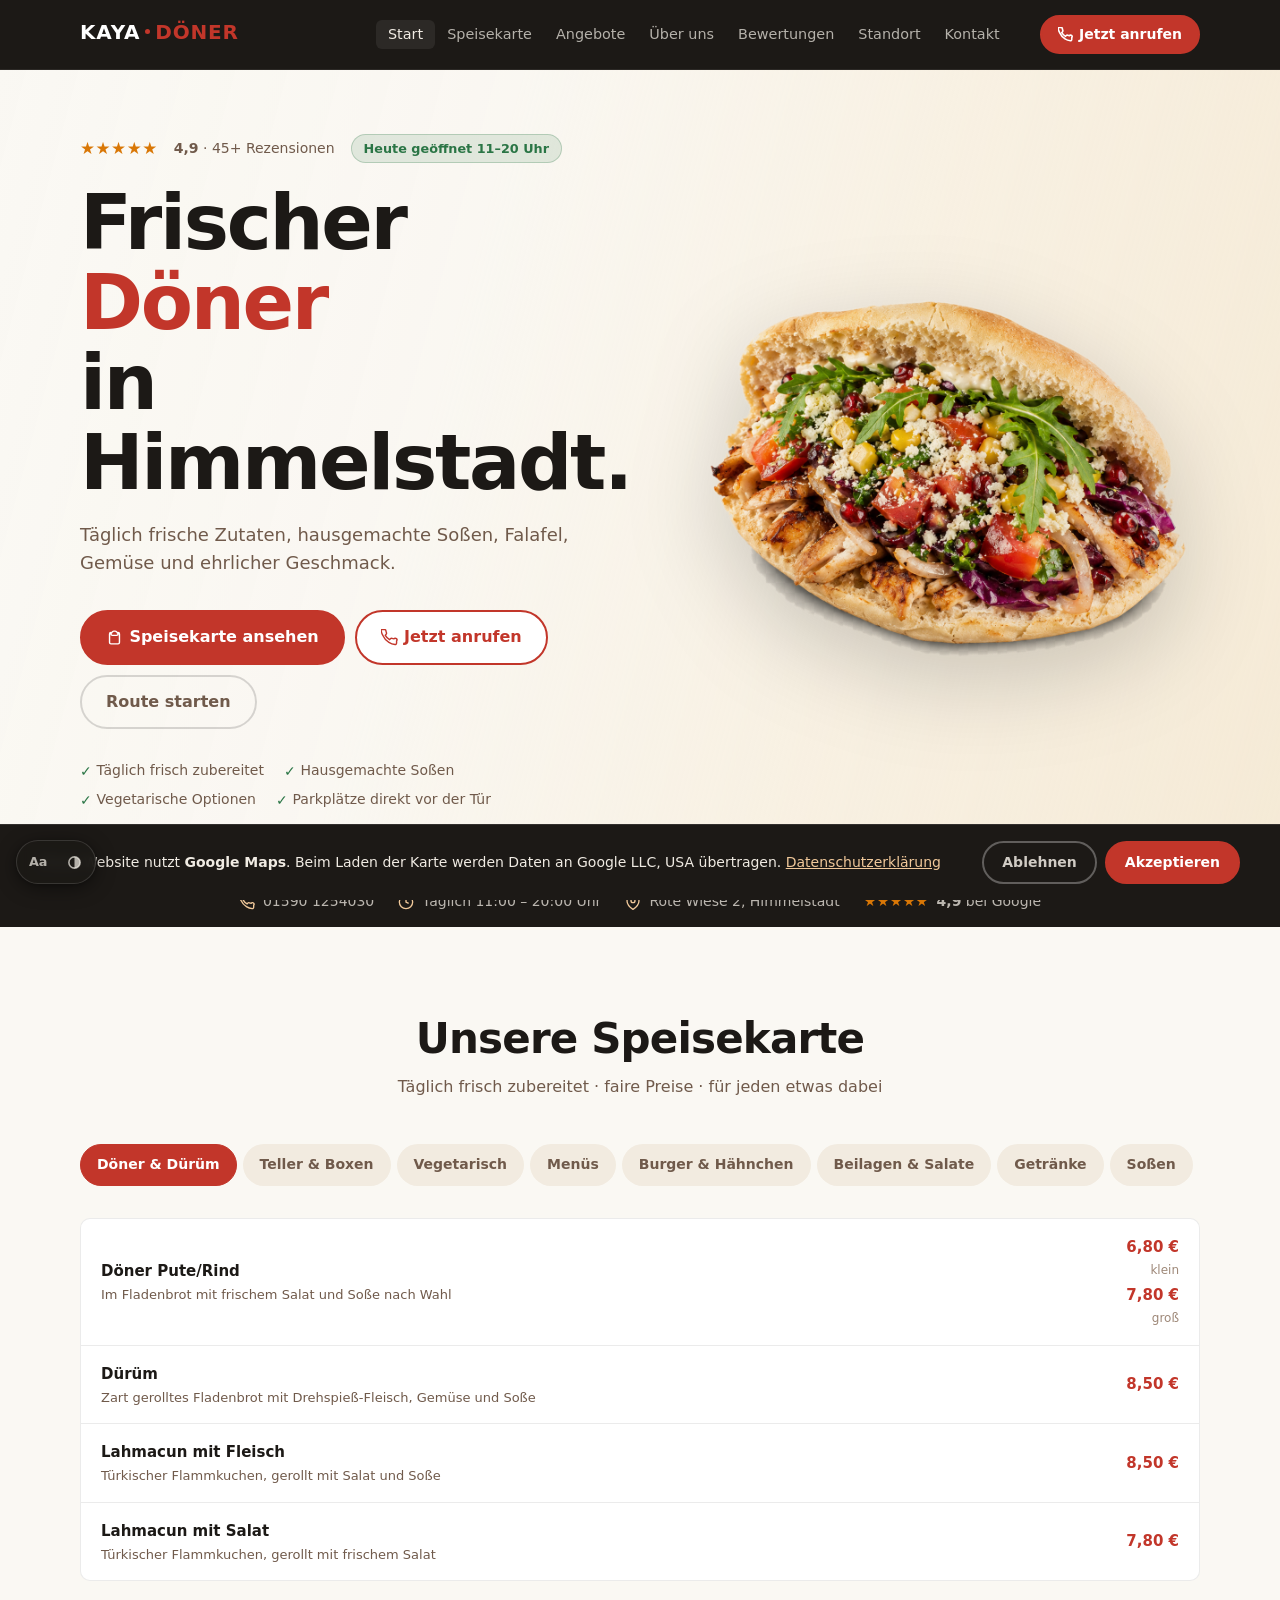
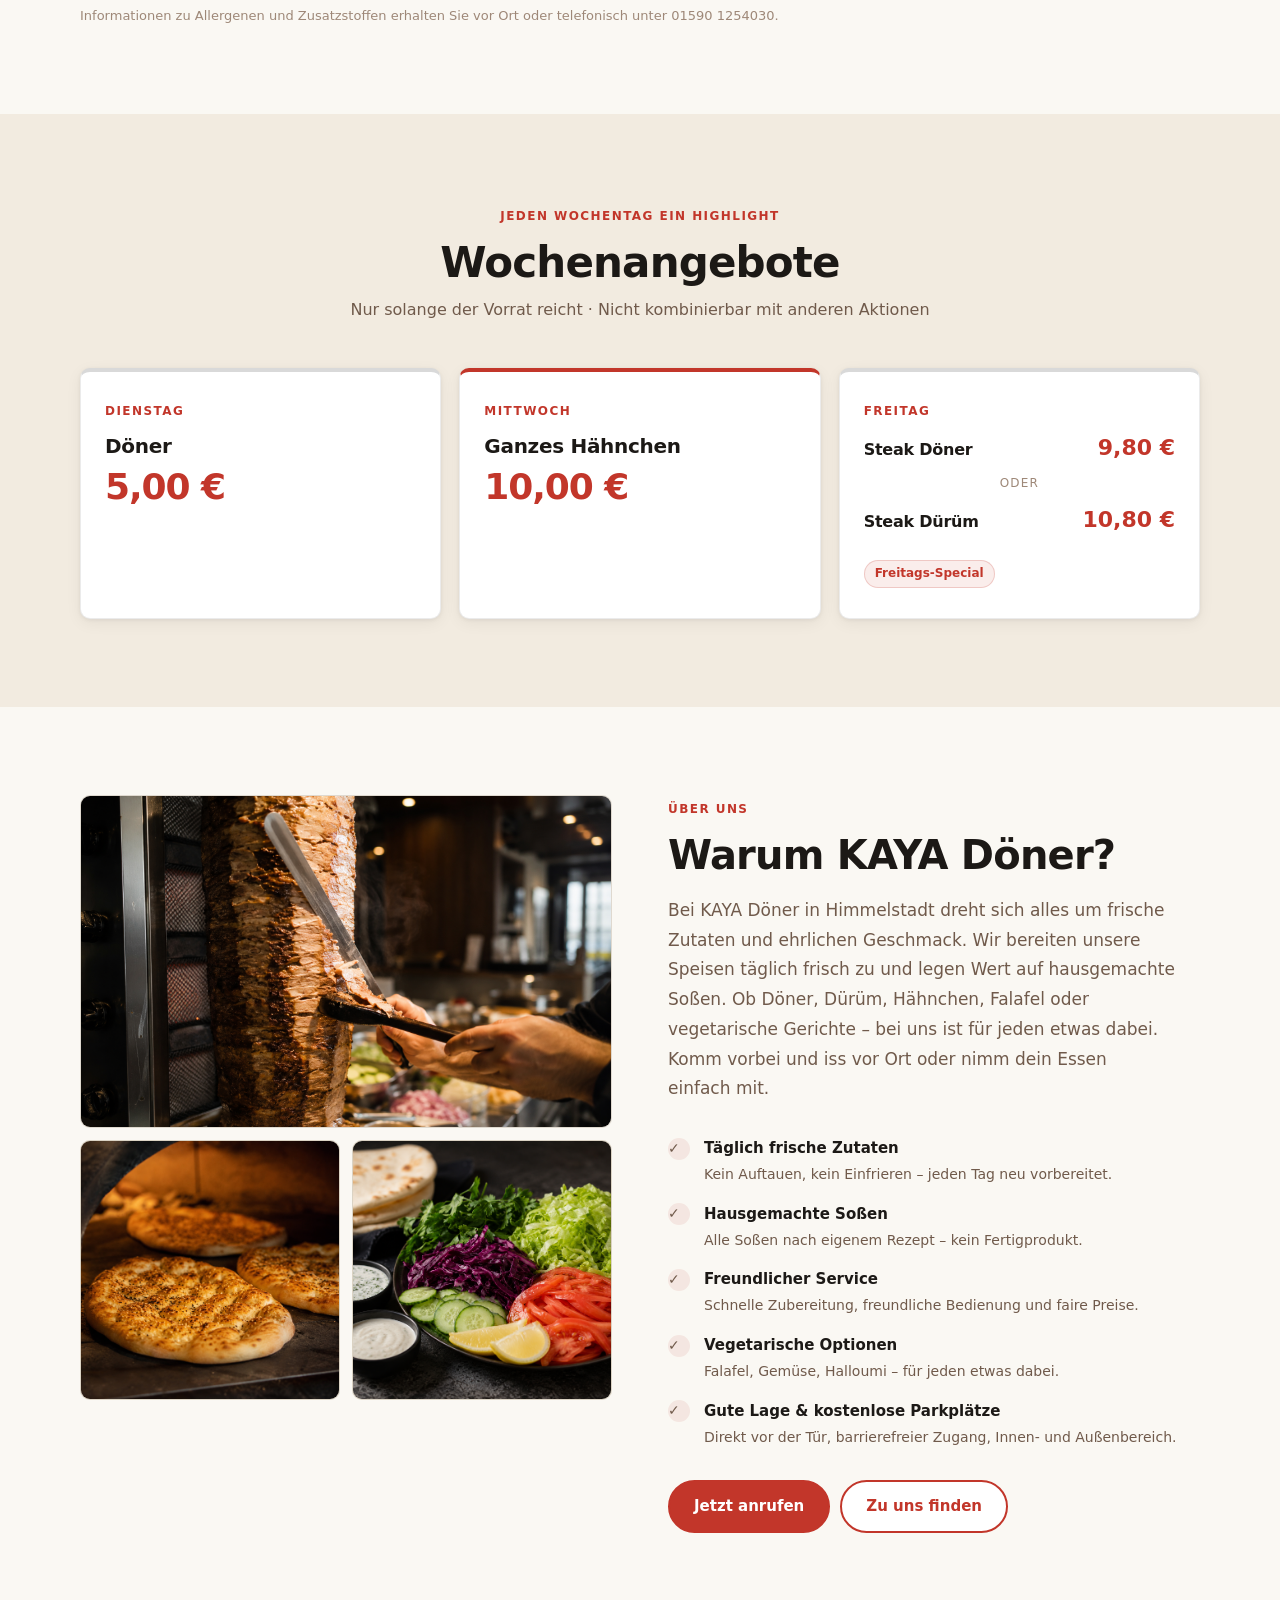
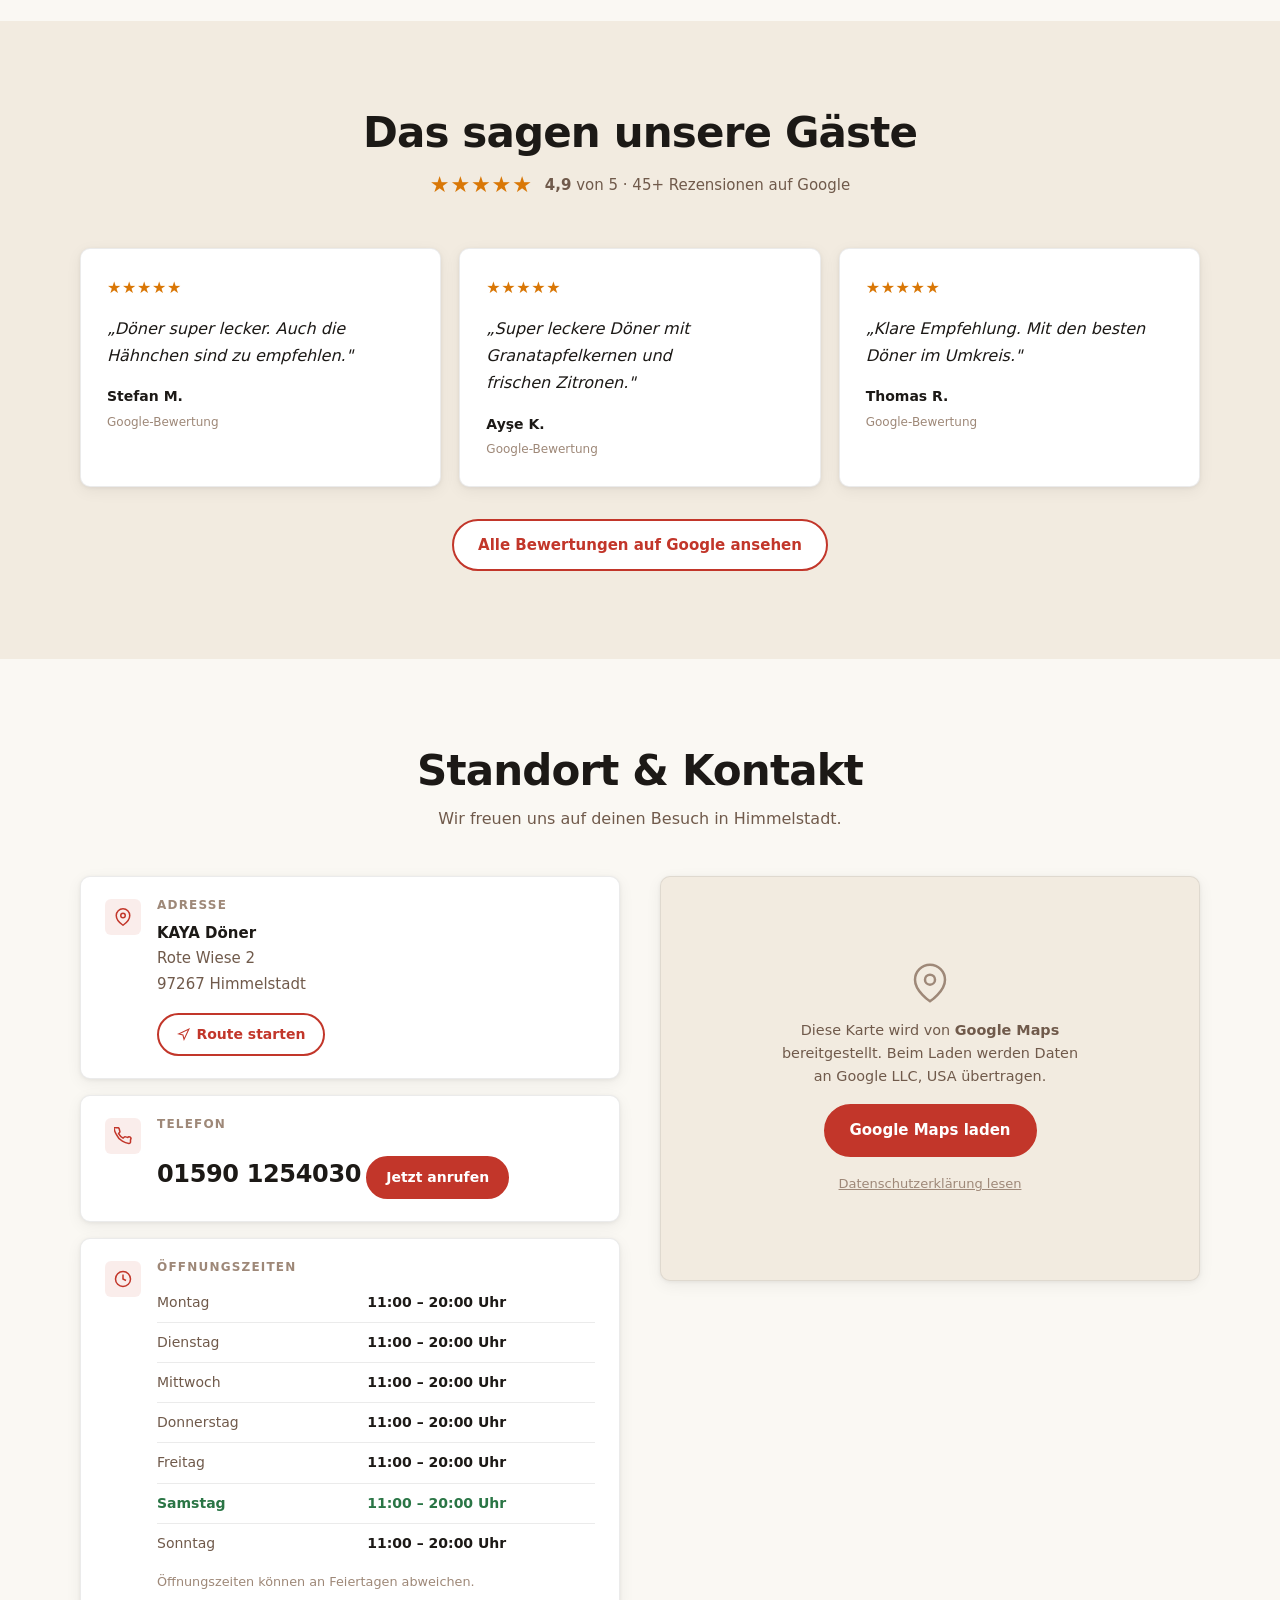
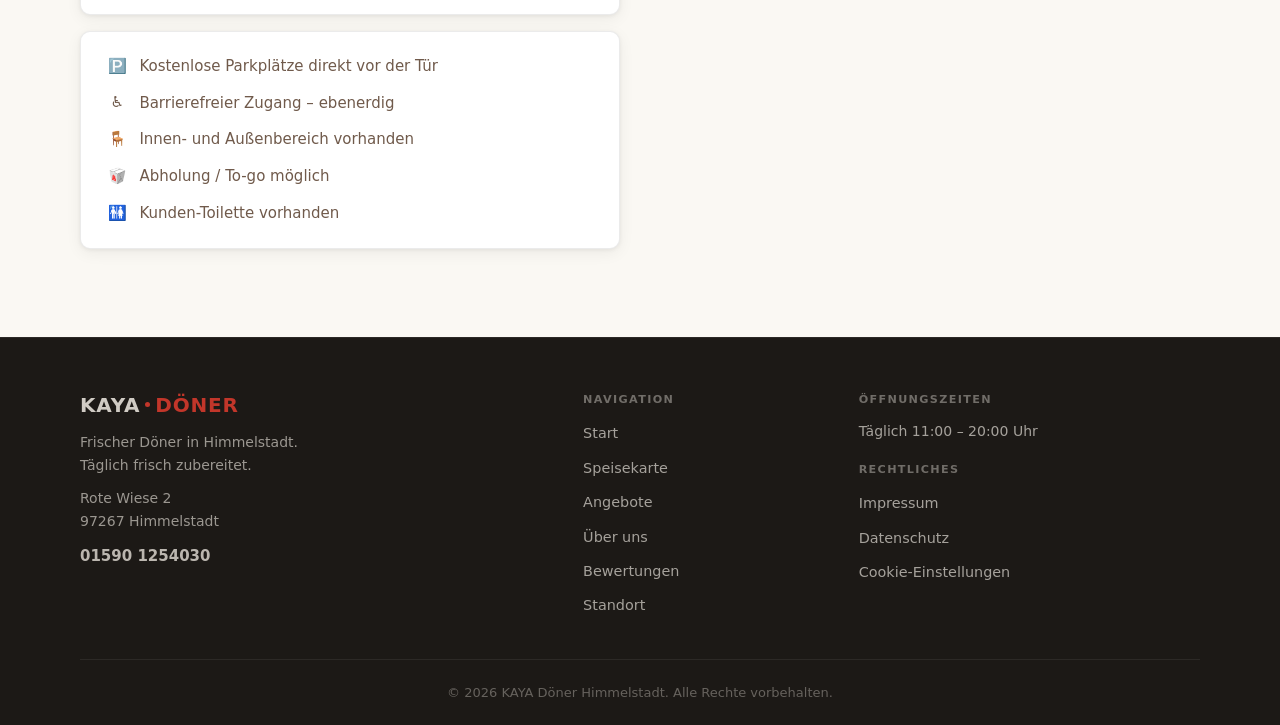
<file: index.html>
<!DOCTYPE html>
<html lang="de">
<head>
<meta charset="UTF-8">
<meta name="viewport" content="width=device-width, initial-scale=1.0, viewport-fit=cover">
<meta name="theme-color" content="#14110f">
<link rel="icon" href="/favicon.ico" sizes="any">
<link rel="icon" type="image/png" sizes="32x32" href="/favicon-32x32.png">
<link rel="icon" type="image/png" sizes="16x16" href="/favicon-16x16.png">
<link rel="apple-touch-icon" sizes="180x180" href="/apple-touch-icon.png">
<link rel="manifest" href="/site.webmanifest">
<meta name="format-detection" content="telephone=yes">

<title>KAYA Döner Himmelstadt | Frischer Döner, Dürüm &amp; hausgemachte Soßen</title>
<meta name="description" content="KAYA Döner in Himmelstadt: frischer Döner, Dürüm, hausgemachte Soßen, vegetarische Optionen, Wochenangebote und Parkplätze direkt vor der Tür. Täglich 11–20 Uhr geöffnet.">
<meta name="keywords" content="Döner Himmelstadt, KAYA Döner, Dürüm Himmelstadt, Falafel Himmelstadt, Imbiss Himmelstadt, Döner Karlstadt, Döner Würzburg Umgebung, vegetarischer Döner Himmelstadt, Steak Döner Himmelstadt, Döner in der Nähe, halal Himmelstadt">
<meta name="robots" content="index, follow, max-image-preview:large">
<meta name="author" content="KAYA Döner Himmelstadt">
<meta name="geo.region" content="DE-BY">
<meta name="geo.placename" content="Himmelstadt">
<meta name="geo.position" content="49.8507;9.8472">
<meta name="ICBM" content="49.8507, 9.8472">
<link rel="canonical" href="https://FINAL-DOMAIN.DE/">

<meta property="og:type" content="restaurant.restaurant">
<meta property="og:locale" content="de_DE">
<meta property="og:title" content="KAYA Döner Himmelstadt | Frischer Döner, Dürüm &amp; hausgemachte Soßen">
<meta property="og:description" content="Täglich frische Zutaten, hausgemachte Soßen, vegetarische Optionen. Rote Wiese 2, 97267 Himmelstadt · Täglich 11–20 Uhr.">
<meta property="og:url" content="https://FINAL-DOMAIN.DE/">
<meta property="og:image" content="https://FINAL-DOMAIN.DE/hero-doener.png">
<meta property="og:site_name" content="KAYA Döner Himmelstadt">
<meta name="twitter:card" content="summary_large_image">

<script type="application/ld+json">
{
  "@context": "https://schema.org",
  "@type": "Restaurant",
  "@id": "https://FINAL-DOMAIN.DE/#restaurant",
  "name": "KAYA Döner",
  "alternateName": "KAYA Döner Himmelstadt",
  "url": "https://FINAL-DOMAIN.DE/",
  "telephone": "+4915901254030",
  "priceRange": "€",
  "servesCuisine": ["Türkisch","Döner","Falafel","Vegetarisch"],
  "address": {
    "@type": "PostalAddress",
    "streetAddress": "Rote Wiese 2",
    "addressLocality": "Himmelstadt",
    "postalCode": "97267",
    "addressRegion": "Bayern",
    "addressCountry": "DE"
  },
  "geo": { "@type": "GeoCoordinates", "latitude": 49.8507, "longitude": 9.8472 },
  "hasMap": "https://www.google.com/maps/search/?api=1&query=Rote+Wiese+2,+97267+Himmelstadt",
  "areaServed": [
    {"@type":"City","name":"Himmelstadt"},
    {"@type":"City","name":"Karlstadt"},
    {"@type":"City","name":"Würzburg"},
    {"@type":"City","name":"Retzstadt"},
    {"@type":"City","name":"Thüngen"}
  ],
  "openingHoursSpecification": [{
    "@type": "OpeningHoursSpecification",
    "dayOfWeek": ["Monday","Tuesday","Wednesday","Thursday","Friday","Saturday","Sunday"],
    "opens": "11:00",
    "closes": "20:00"
  }],
  "menu": "https://FINAL-DOMAIN.DE/#speisekarte",
  "acceptsReservations": "False",
  "aggregateRating": {
    "@type": "AggregateRating",
    "ratingValue": "4.9",
    "ratingCount": "45",
    "bestRating": "5"
  },
  "amenityFeature": [
    {"@type":"LocationFeatureSpecification","name":"Parkplätze","value":true},
    {"@type":"LocationFeatureSpecification","name":"Barrierefrei","value":true},
    {"@type":"LocationFeatureSpecification","name":"Außenbereich","value":true},
    {"@type":"LocationFeatureSpecification","name":"Abholung","value":true}
  ]
}
</script>

<link rel="preload" as="image" href="hero-doener.png">
<link rel="stylesheet" href="style.css">
</head>
<body>

<a class="skip-link" href="#main">Zum Inhalt springen</a>

<!-- BARRIEREFREIHEITS-WIDGET -->
<div id="a11y-widget" class="a11y-widget" role="group" aria-label="Barrierefreiheitsoptionen">
  <button id="a11y-font-btn" class="a11y-btn" type="button"
          aria-label="Schriftgröße ändern" aria-pressed="false">Aa</button>
  <button id="a11y-contrast-btn" class="a11y-btn" type="button"
          aria-label="Kontrastmodus umschalten" aria-pressed="false">
    <svg width="15" height="15" viewBox="0 0 24 24" aria-hidden="true" focusable="false" fill="none">
      <circle cx="12" cy="12" r="9" stroke="currentColor" stroke-width="2.5"/>
      <path d="M12 3a9 9 0 0 1 0 18V3z" fill="currentColor" stroke="none"/>
    </svg>
  </button>
</div>

<!-- COOKIE BANNER -->
<div id="cookie-banner" class="cookie-banner" role="dialog" aria-label="Datenschutzhinweis Google Maps" hidden>
  <div class="cookie-inner">
    <p>Diese Website nutzt <strong>Google Maps</strong>. Beim Laden der Karte werden Daten an Google LLC, USA übertragen. <a href="datenschutz.html">Datenschutzerklärung</a></p>
    <div class="cookie-actions">
      <button id="cookie-reject" class="btn btn-sm btn-ghost-dark" type="button">Ablehnen</button>
      <button id="cookie-accept" class="btn btn-sm btn-primary" type="button">Akzeptieren</button>
    </div>
  </div>
</div>

<!-- HEADER -->
<header id="site-header" role="banner">
  <div class="nav-wrap">
    <a href="#start" class="nav-logo" aria-label="KAYA Döner – zur Startseite">
      <span class="logo-wm"><span class="lw-a">KAYA</span><span class="lw-dot" aria-hidden="true"></span><span class="lw-b">DÖNER</span></span>
    </a>
    <nav aria-label="Hauptnavigation" class="nav-desktop">
      <ul class="nav-links" role="list">
        <li><a href="#start">Start</a></li>
        <li><a href="#speisekarte">Speisekarte</a></li>
        <li><a href="#angebote">Angebote</a></li>
        <li><a href="#ueber-uns">Über uns</a></li>
        <li><a href="#bewertungen">Bewertungen</a></li>
        <li><a href="#standort">Standort</a></li>
        <li><a href="#kontakt">Kontakt</a></li>
      </ul>
    </nav>
    <a href="tel:+4915901254030" class="btn btn-sm btn-cta-header nav-cta" aria-label="Jetzt anrufen: 01590 1254030">
      <svg width="15" height="15" viewBox="0 0 24 24" fill="none" stroke="currentColor" stroke-width="2.5" aria-hidden="true"><path d="M22 16.92v3a2 2 0 01-2.18 2 19.79 19.79 0 01-8.63-3.07A19.5 19.5 0 013.07 9.8a19.79 19.79 0 01-3.07-8.68A2 2 0 012 .84h3a2 2 0 012 1.72c.127.96.361 1.903.7 2.81a2 2 0 01-.45 2.11L6.09 8.91a16 16 0 006 6l1.27-1.27a2 2 0 012.11-.45c.907.339 1.85.573 2.81.7A2 2 0 0122 16.92z"/></svg>
      Jetzt anrufen
    </a>
    <button class="hamburger" aria-label="Menü öffnen" aria-expanded="false" aria-controls="mobile-nav" type="button">
      <span></span><span></span><span></span>
    </button>
  </div>
  <div id="mobile-nav" class="mobile-nav" hidden>
    <ul role="list">
      <li><a href="#start">Start</a></li>
      <li><a href="#speisekarte">Speisekarte</a></li>
      <li><a href="#angebote">Angebote</a></li>
      <li><a href="#ueber-uns">Über uns</a></li>
      <li><a href="#bewertungen">Bewertungen</a></li>
      <li><a href="#standort">Standort</a></li>
      <li><a href="#kontakt">Kontakt</a></li>
    </ul>
    <div class="mobile-nav-ctas">
      <a href="tel:+4915901254030" class="btn btn-primary btn-full">
        <svg width="16" height="16" viewBox="0 0 24 24" fill="none" stroke="currentColor" stroke-width="2" aria-hidden="true"><path d="M22 16.92v3a2 2 0 01-2.18 2 19.79 19.79 0 01-8.63-3.07A19.5 19.5 0 013.07 9.8a19.79 19.79 0 01-3.07-8.68A2 2 0 012 .84h3a2 2 0 012 1.72c.127.96.361 1.903.7 2.81a2 2 0 01-.45 2.11L6.09 8.91a16 16 0 006 6l1.27-1.27a2 2 0 012.11-.45c.907.339 1.85.573 2.81.7A2 2 0 0122 16.92z"/></svg>
        Jetzt anrufen
      </a>
      <a href="https://www.google.com/maps/search/?api=1&query=Rote+Wiese+2,+97267+Himmelstadt" target="_blank" rel="noopener noreferrer" class="btn btn-secondary btn-full">Route starten</a>
    </div>
  </div>
</header>

<main id="main">

<!-- ══ HERO ══ -->
<section id="start" class="s-hero" aria-labelledby="hero-h1">
  <div class="hero-content container">
    <div class="hero-inner">
      <div class="hero-text fade-up">
        <div class="hero-meta">
          <span class="stars-row" aria-label="4,9 Sterne">★★★★★</span>
          <span><strong>4,9</strong> · 45+ Rezensionen</span>
          <span class="hero-open">Heute geöffnet 11–20 Uhr</span>
        </div>
        <h1 id="hero-h1">Frischer <span class="text-red">Döner</span><br>in Himmelstadt.</h1>
        <p class="hero-sub">Täglich frische Zutaten, hausgemachte Soßen, Falafel, Gemüse und ehrlicher Geschmack.</p>
        <div class="hero-actions">
          <a href="#speisekarte" class="btn btn-primary">
            <svg width="17" height="17" viewBox="0 0 24 24" fill="none" stroke="currentColor" stroke-width="2" aria-hidden="true"><path d="M9 5H7a2 2 0 00-2 2v12a2 2 0 002 2h10a2 2 0 002-2V7a2 2 0 00-2-2h-2M9 5a2 2 0 000 4h6a2 2 0 000-4M9 5a2 2 0 012-2h2a2 2 0 012 2"/></svg>
            Speisekarte ansehen
          </a>
          <a href="tel:+4915901254030" class="btn btn-secondary" aria-label="Anrufen: 01590 1254030">
            <svg width="17" height="17" viewBox="0 0 24 24" fill="none" stroke="currentColor" stroke-width="2" aria-hidden="true"><path d="M22 16.92v3a2 2 0 01-2.18 2 19.79 19.79 0 01-8.63-3.07A19.5 19.5 0 013.07 9.8a19.79 19.79 0 01-3.07-8.68A2 2 0 012 .84h3a2 2 0 012 1.72c.127.96.361 1.903.7 2.81a2 2 0 01-.45 2.11L6.09 8.91a16 16 0 006 6l1.27-1.27a2 2 0 012.11-.45c.907.339 1.85.573 2.81.7A2 2 0 0122 16.92z"/></svg>
            Jetzt anrufen
          </a>
          <a href="https://www.google.com/maps/search/?api=1&query=Rote+Wiese+2,+97267+Himmelstadt" target="_blank" rel="noopener noreferrer" class="btn btn-ghost-dark">Route starten</a>
        </div>
        <ul class="hero-trust" aria-label="Qualitätsmerkmale">
          <li><span class="tick">✓</span> Täglich frisch zubereitet</li>
          <li><span class="tick">✓</span> Hausgemachte Soßen</li>
          <li><span class="tick">✓</span> Vegetarische Optionen</li>
          <li><span class="tick">✓</span> Parkplätze direkt vor der Tür</li>
        </ul>
      </div>
      <div class="hero-img-wrap" aria-hidden="false">
        <img
          src="./hero-doener.png?v=5"
          alt="Frisch zubereiteter Döner von KAYA Döner in Himmelstadt"
          class="hero-doener-cutout"
          width="1122"
          height="1402"
          loading="eager"
          fetchpriority="high"
          decoding="async"
        />
      </div>
    </div>
  </div>
</section>

<!-- ══ INFOBAR ══ -->
<div class="s-infobar" aria-label="Schnellinfos">
  <div class="infobar-inner container">
    <a href="tel:+4915901254030" class="ib-item">
      <svg width="16" height="16" viewBox="0 0 24 24" fill="none" stroke="currentColor" stroke-width="2" aria-hidden="true"><path d="M22 16.92v3a2 2 0 01-2.18 2 19.79 19.79 0 01-8.63-3.07A19.5 19.5 0 013.07 9.8a19.79 19.79 0 01-3.07-8.68A2 2 0 012 .84h3a2 2 0 012 1.72c.127.96.361 1.903.7 2.81a2 2 0 01-.45 2.11L6.09 8.91a16 16 0 006 6l1.27-1.27a2 2 0 012.11-.45c.907.339 1.85.573 2.81.7A2 2 0 0122 16.92z"/></svg>
      <span>01590 1254030</span>
    </a>
    <div class="ib-item">
      <svg width="16" height="16" viewBox="0 0 24 24" fill="none" stroke="currentColor" stroke-width="2" aria-hidden="true"><circle cx="12" cy="12" r="10"/><polyline points="12 6 12 12 16 14"/></svg>
      <span>Täglich 11:00 – 20:00 Uhr</span>
    </div>
    <a href="https://www.google.com/maps/search/?api=1&query=Rote+Wiese+2,+97267+Himmelstadt" target="_blank" rel="noopener noreferrer" class="ib-item">
      <svg width="16" height="16" viewBox="0 0 24 24" fill="none" stroke="currentColor" stroke-width="2" aria-hidden="true"><path d="M21 10c0 7-9 13-9 13s-9-6-9-13a9 9 0 0118 0z"/><circle cx="12" cy="10" r="3"/></svg>
      <span>Rote Wiese 2, Himmelstadt</span>
    </a>
    <div class="ib-item ib-rating">
      <span class="stars-sm" aria-label="4,9 Sterne">★★★★★</span>
      <span><strong>4,9</strong> bei Google</span>
    </div>
  </div>
</div>

<!-- ══ SPEISEKARTE ══ -->
<section id="speisekarte" class="s-menu" aria-labelledby="menu-h2">
  <div class="container">
    <div class="section-head fade-up">
      <h2 id="menu-h2">Unsere Speisekarte</h2>
      <p>Täglich frisch zubereitet · faire Preise · für jeden etwas dabei</p>
    </div>

    <div class="tab-nav" role="tablist" aria-label="Speisekarte Kategorien">
      <button role="tab" id="tab-doner"    aria-controls="panel-doner"    aria-selected="true"  tabindex="0"  class="tab active" type="button">Döner &amp; Dürüm</button>
      <button role="tab" id="tab-teller"   aria-controls="panel-teller"   aria-selected="false" tabindex="-1" class="tab" type="button">Teller &amp; Boxen</button>
      <button role="tab" id="tab-veggi"    aria-controls="panel-veggi"    aria-selected="false" tabindex="-1" class="tab" type="button">Vegetarisch</button>
      <button role="tab" id="tab-menus"    aria-controls="panel-menus"    aria-selected="false" tabindex="-1" class="tab" type="button">Menüs</button>
      <button role="tab" id="tab-burger"   aria-controls="panel-burger"   aria-selected="false" tabindex="-1" class="tab" type="button">Burger &amp; Hähnchen</button>
      <button role="tab" id="tab-beilagen" aria-controls="panel-beilagen" aria-selected="false" tabindex="-1" class="tab" type="button">Beilagen &amp; Salate</button>
      <button role="tab" id="tab-getraenke" aria-controls="panel-getraenke" aria-selected="false" tabindex="-1" class="tab" type="button">Getränke</button>
      <button role="tab" id="tab-sossen"   aria-controls="panel-sossen"   aria-selected="false" tabindex="-1" class="tab" type="button">Soßen</button>
    </div>

    <!-- Döner & Dürüm -->
    <div role="tabpanel" id="panel-doner" aria-labelledby="tab-doner" class="tab-panel active">
      <ul class="menu-list">
        <li class="mi"><div class="mi-l"><strong>Döner Pute/Rind</strong><small>Im Fladenbrot mit frischem Salat und Soße nach Wahl</small></div><span class="mi-p"><span>6,80 €</span><small>klein</small><span>7,80 €</span><small>groß</small></span></li>
        <li class="mi"><div class="mi-l"><strong>Dürüm</strong><small>Zart gerolltes Fladenbrot mit Drehspieß-Fleisch, Gemüse und Soße</small></div><span class="mi-p mi-single">8,50 €</span></li>
        <li class="mi"><div class="mi-l"><strong>Lahmacun mit Fleisch</strong><small>Türkischer Flammkuchen, gerollt mit Salat und Soße</small></div><span class="mi-p mi-single">8,50 €</span></li>
        <li class="mi"><div class="mi-l"><strong>Lahmacun mit Salat</strong><small>Türkischer Flammkuchen, gerollt mit frischem Salat</small></div><span class="mi-p mi-single">7,80 €</span></li>
      </ul>
    </div>

    <!-- Teller & Boxen -->
    <div role="tabpanel" id="panel-teller" aria-labelledby="tab-teller" class="tab-panel" hidden>
      <ul class="menu-list">
        <li class="mi"><div class="mi-l"><strong>Drehspießteller</strong><small>Mit Pommes &amp; Salat</small></div><span class="mi-p"><span>12,90 €</span><small>klein</small><span>13,90 €</span><small>groß</small></span></li>
        <li class="mi"><div class="mi-l"><strong>Drehspießbox</strong><small>Praktische To-go-Box mit Beilage und Soße</small></div><span class="mi-p mi-single">8,50 €</span></li>
      </ul>
    </div>

    <!-- Vegetarisch -->
    <div role="tabpanel" id="panel-veggi" aria-labelledby="tab-veggi" class="tab-panel" hidden>
      <ul class="menu-list">
        <li class="mi"><div class="mi-l"><strong>Falafel Döner <span class="badge-veg">Vegetarisch</span></strong><small>Im Fladenbrot mit frischem Gemüse und Soße</small></div><span class="mi-p mi-single">7,50 €</span></li>
        <li class="mi"><div class="mi-l"><strong>Falafel Dürüm <span class="badge-veg">Vegetarisch</span></strong><small>Im Dürüm-Wrap mit Salat und Soße</small></div><span class="mi-p mi-single">8,50 €</span></li>
        <li class="mi"><div class="mi-l"><strong>Falafeltasche <span class="badge-veg">Vegetarisch</span></strong></div><span class="mi-p mi-single">7,50 €</span></li>
        <li class="mi"><div class="mi-l"><strong>Falafelteller <span class="badge-veg">Vegetarisch</span></strong><small>Mit Salat, 6 Stück</small></div><span class="mi-p mi-single">12,90 €</span></li>
        <li class="mi"><div class="mi-l"><strong>Gemüse Döner <span class="badge-veg">Vegetarisch</span></strong><small>Frisches Grillgemüse im Fladenbrot mit hausgemachter Soße</small></div><span class="mi-p mi-single">7,50 €</span></li>
        <li class="mi"><div class="mi-l"><strong>Gemüse Dürüm <span class="badge-veg">Vegetarisch</span></strong><small>Grillgemüse im Dürüm-Wrap mit Soße nach Wahl</small></div><span class="mi-p mi-single">7,80 €</span></li>
        <li class="mi"><div class="mi-l"><strong>Halloumi Döner <span class="badge-veg">Vegetarisch</span></strong><small>Gegrillter Halloumi-Käse im Fladenbrot</small></div><span class="mi-p mi-single">7,50 €</span></li>
        <li class="mi"><div class="mi-l"><strong>Halloumi Dürüm <span class="badge-veg">Vegetarisch</span></strong><small>Gegrillter Halloumi-Käse im Dürüm-Wrap</small></div><span class="mi-p mi-single">7,80 €</span></li>
      </ul>
    </div>

    <!-- Menüs -->
    <div role="tabpanel" id="panel-menus" aria-labelledby="tab-menus" class="tab-panel" hidden>
      <ul class="menu-list">
        <li class="mi"><div class="mi-l"><strong>Menü 1</strong><small>Döner + Pommes + Getränk 0,2 l</small></div><span class="mi-p mi-single">11,50 €</span></li>
        <li class="mi"><div class="mi-l"><strong>Menü 2</strong><small>Dürüm + Pommes + Getränk 0,2 l</small></div><span class="mi-p mi-single">12,50 €</span></li>
        <li class="mi"><div class="mi-l"><strong>Menü 3</strong><small>Burger + Pommes + Getränk 0,2 l</small></div><span class="mi-p mi-single">9,50 €</span></li>
        <li class="mi"><div class="mi-l"><strong>Menü 4</strong><small>Halbes Hähnchen + Pommes + Getränk 0,2 l</small></div><span class="mi-p mi-single">12,00 €</span></li>
      </ul>
    </div>

    <!-- Burger & Hähnchen -->
    <div role="tabpanel" id="panel-burger" aria-labelledby="tab-burger" class="tab-panel" hidden>
      <ul class="menu-list">
        <li class="mi"><div class="mi-l"><strong>Hamburger</strong></div><span class="mi-p mi-single">5,50 €</span></li>
        <li class="mi"><div class="mi-l"><strong>Cheeseburger</strong></div><span class="mi-p mi-single">6,50 €</span></li>
        <li class="mi"><div class="mi-l"><strong>Halbes Hähnchen</strong><small>Frisch gegrillt – innen saftig, außen knusprig</small></div><span class="mi-p mi-single">7,50 €</span></li>
        <li class="mi"><div class="mi-l"><strong>Ganzes Hähnchen</strong><small>Ideal zum Teilen oder für den großen Hunger</small></div><span class="mi-p mi-single">12,00 €</span></li>
        <li class="mi"><div class="mi-l"><strong>Chicken Nuggets</strong></div><span class="mi-p"><span>5,50 €</span><small>6 Stück</small><span>10,00 €</span><small>12 Stück</small></span></li>
        <li class="mi"><div class="mi-l"><strong>Börek</strong></div><span class="mi-p mi-single">4,30 €</span></li>
        <li class="mi"><div class="mi-l"><strong>Börek 2 Stück + Salat + Soße</strong></div><span class="mi-p mi-single">7,80 €</span></li>
        <li class="mi"><div class="mi-l"><strong>Gemüsereibekuchen</strong></div><span class="mi-p mi-single">7,80 €</span></li>
      </ul>
    </div>

    <!-- Beilagen & Salate -->
    <div role="tabpanel" id="panel-beilagen" aria-labelledby="tab-beilagen" class="tab-panel" hidden>
      <ul class="menu-list">
        <li class="mi"><div class="mi-l"><strong>Salatteller</strong><small>Mit Thunfisch, Hirse, Antipasti und Käse</small></div><span class="mi-p mi-single">8,50 €</span></li>
        <li class="mi"><div class="mi-l"><strong>Hummus / Baba Ganoush</strong><small>Mit Brot</small></div><span class="mi-p mi-single">4,50 €</span></li>
        <li class="mi"><div class="mi-l"><strong>Beilagen</strong><small>Pommes, Reis oder Ofenkartoffel</small></div><span class="mi-p mi-single">4,50 €</span></li>
        <li class="mi"><div class="mi-l"><strong>Baklava</strong></div><span class="mi-p mi-single">auf Anfrage</span></li>
      </ul>
    </div>

    <!-- Getränke -->
    <div role="tabpanel" id="panel-getraenke" aria-labelledby="tab-getraenke" class="tab-panel" hidden>
      <ul class="menu-list">
        <li class="mi"><div class="mi-l"><strong>Cola / Fanta / Sprite</strong><small>0,33 l</small></div><span class="mi-p mi-single">2,50 €</span></li>
        <li class="mi"><div class="mi-l"><strong>Wasser</strong><small>0,5 l</small></div><span class="mi-p mi-single">2,00 €</span></li>
        <li class="mi"><div class="mi-l"><strong>Ayran</strong><small>0,25 l</small></div><span class="mi-p mi-single">2,00 €</span></li>
        <li class="mi"><div class="mi-l"><strong>Çay</strong><small>Türkischer Tee</small></div><span class="mi-p mi-single">auf Anfrage</span></li>
      </ul>
    </div>

    <!-- Soßen -->
    <div role="tabpanel" id="panel-sossen" aria-labelledby="tab-sossen" class="tab-panel" hidden>
      <p class="sosse-note">Alle Soßen hausgemacht – wähle deine Lieblingssoße frei dazu.</p>
      <ul class="sosse-grid">
        <li class="sosse-item"><span class="sosse-dot" aria-hidden="true"></span>Knoblauch</li>
        <li class="sosse-item"><span class="sosse-dot" aria-hidden="true"></span>Kräuter</li>
        <li class="sosse-item"><span class="sosse-dot" aria-hidden="true"></span>Scharf</li>
        <li class="sosse-item"><span class="sosse-dot" aria-hidden="true"></span>Cocktail</li>
        <li class="sosse-item"><span class="sosse-dot" aria-hidden="true"></span>Curry</li>
        <li class="sosse-item"><span class="sosse-dot" aria-hidden="true"></span>Curryscharf</li>
      </ul>
    </div>
    <p style="margin-top:1.5rem; font-size:0.8125rem; color:var(--text-subtle);">Informationen zu Allergenen und Zusatzstoffen erhalten Sie vor Ort oder telefonisch unter <a href="tel:+4915901254030" style="color:inherit;">01590 1254030</a>.</p>
  </div>
</section>

<!-- ══ WOCHENANGEBOTE ══ -->
<section id="angebote" class="s-deals" aria-labelledby="deals-h2">
  <div class="container">
    <div class="section-head fade-up">
      <span class="eyebrow">Jeden Wochentag ein Highlight</span>
      <h2 id="deals-h2">Wochenangebote</h2>
      <p>Nur solange der Vorrat reicht · Nicht kombinierbar mit anderen Aktionen</p>
    </div>
    <div class="deals-grid">
      <article class="deal-card fade-up">
        <div class="dc-day">Dienstag</div>
        <div class="dc-name">Döner</div>
        <div class="dc-price">5,00 €</div>
      </article>
      <article class="deal-card deal-featured fade-up">
        <div class="dc-day">Mittwoch</div>
        <div class="dc-name">Ganzes Hähnchen</div>
        <div class="dc-price">10,00 €</div>
      </article>
      <article class="deal-card fade-up">
        <div class="dc-day">Freitag</div>
        <div class="dc-combo">
          <div class="dc-combo-row">
            <span class="dc-name">Steak Döner</span>
            <span class="dc-price-sm">9,80 €</span>
          </div>
          <div class="dc-combo-or">oder</div>
          <div class="dc-combo-row">
            <span class="dc-name">Steak Dürüm</span>
            <span class="dc-price-sm">10,80 €</span>
          </div>
        </div>
        <div class="dc-tag">Freitags-Special</div>
      </article>
    </div>
  </div>
</section>

<!-- ══ ÜBER UNS ══ -->
<section id="ueber-uns" class="s-about" aria-labelledby="about-h2">
  <div class="container">
    <div class="about-grid">
      <div class="about-imgs fade-up">
        <div class="about-img-main">
          <img src="doener-spiess.webp"
               alt="Frisch geschnittener Döner vom Spieß bei KAYA Döner in Himmelstadt"
               loading="lazy"
               decoding="async"
               width="1586"
               height="992">
        </div>
        <div class="about-img-grid">
          <div class="about-img-sm">
            <img src="fladenbrot-ofen.webp"
                 alt="Frisches Fladenbrot für Döner und Dürüm"
                 loading="lazy"
                 decoding="async"
                 width="1254"
                 height="1254">
          </div>
          <div class="about-img-sm">
            <img src="frische-zutaten-sossen.webp"
                 alt="Frische Zutaten mit Salat, Rotkohl, Tomaten, Gurken und Soßen"
                 loading="lazy"
                 decoding="async"
                 width="1254"
                 height="1254">
          </div>
        </div>
      </div>
      <div class="about-text fade-up">
        <span class="eyebrow">Über uns</span>
        <h2 id="about-h2">Warum KAYA Döner?</h2>
        <p>Bei KAYA Döner in Himmelstadt dreht sich alles um frische Zutaten und ehrlichen Geschmack. Wir bereiten unsere Speisen täglich frisch zu und legen Wert auf hausgemachte Soßen. Ob Döner, Dürüm, Hähnchen, Falafel oder vegetarische Gerichte – bei uns ist für jeden etwas dabei. Komm vorbei und iss vor Ort oder nimm dein Essen einfach mit.</p>
        <ul class="about-points">
          <li><span class="ap-icon" aria-hidden="true">✓</span><div><strong>Täglich frische Zutaten</strong><span>Kein Auftauen, kein Einfrieren – jeden Tag neu vorbereitet.</span></div></li>
          <li><span class="ap-icon" aria-hidden="true">✓</span><div><strong>Hausgemachte Soßen</strong><span>Alle Soßen nach eigenem Rezept – kein Fertigprodukt.</span></div></li>
          <li><span class="ap-icon" aria-hidden="true">✓</span><div><strong>Freundlicher Service</strong><span>Schnelle Zubereitung, freundliche Bedienung und faire Preise.</span></div></li>
          <li><span class="ap-icon" aria-hidden="true">✓</span><div><strong>Vegetarische Optionen</strong><span>Falafel, Gemüse, Halloumi – für jeden etwas dabei.</span></div></li>
          <li><span class="ap-icon" aria-hidden="true">✓</span><div><strong>Gute Lage &amp; kostenlose Parkplätze</strong><span>Direkt vor der Tür, barrierefreier Zugang, Innen- und Außenbereich.</span></div></li>
        </ul>
        <div class="about-actions">
          <a href="tel:+4915901254030" class="btn btn-primary">Jetzt anrufen</a>
          <a href="#standort" class="btn btn-secondary">Zu uns finden</a>
        </div>
      </div>
    </div>
  </div>
</section>

<!-- ══ BEWERTUNGEN ══ -->
<section id="bewertungen" class="s-reviews" aria-labelledby="reviews-h2">
  <div class="container">
    <div class="section-head fade-up">
      <h2 id="reviews-h2">Das sagen unsere Gäste</h2>
      <div class="reviews-rating">
        <span class="stars-lg" aria-label="4,9 von 5 Sternen">★★★★★</span>
        <span><strong>4,9</strong> von 5 · 45+ Rezensionen auf Google</span>
      </div>
    </div>
    <div class="reviews-grid">
      <article class="review-card fade-up">
        <div class="rc-stars" aria-label="5 Sterne">★★★★★</div>
        <blockquote><p>„Döner super lecker. Auch die Hähnchen sind zu empfehlen."</p></blockquote>
        <footer class="rc-foot"><span class="rc-name">Stefan M.</span><span class="rc-badge">Google-Bewertung</span></footer>
      </article>
      <article class="review-card fade-up">
        <div class="rc-stars" aria-label="5 Sterne">★★★★★</div>
        <blockquote><p>„Super leckere Döner mit Granatapfelkernen und frischen Zitronen."</p></blockquote>
        <footer class="rc-foot"><span class="rc-name">Ayşe K.</span><span class="rc-badge">Google-Bewertung</span></footer>
      </article>
      <article class="review-card fade-up">
        <div class="rc-stars" aria-label="5 Sterne">★★★★★</div>
        <blockquote><p>„Klare Empfehlung. Mit den besten Döner im Umkreis."</p></blockquote>
        <footer class="rc-foot"><span class="rc-name">Thomas R.</span><span class="rc-badge">Google-Bewertung</span></footer>
      </article>
    </div>
    <div class="reviews-cta fade-up">
      <a href="https://www.google.com/maps/search/?api=1&query=KAYA+Döner+Himmelstadt" target="_blank" rel="noopener noreferrer" class="btn btn-secondary">Alle Bewertungen auf Google ansehen</a>
    </div>
  </div>
</section>

<!-- ══ STANDORT & KONTAKT ══ -->
<section id="standort" class="s-location" aria-labelledby="location-h2">
  <div class="container">
    <div class="section-head fade-up">
      <h2 id="location-h2">Standort &amp; Kontakt</h2>
      <p>Wir freuen uns auf deinen Besuch in Himmelstadt.</p>
    </div>
    <div class="location-grid">
      <div class="location-info" id="kontakt">
        <div class="info-card fade-up">
          <div class="ic-icon" aria-hidden="true">
            <svg width="18" height="18" viewBox="0 0 24 24" fill="none" stroke="currentColor" stroke-width="2"><path d="M21 10c0 7-9 13-9 13s-9-6-9-13a9 9 0 0118 0z"/><circle cx="12" cy="10" r="3"/></svg>
          </div>
          <div>
            <h3>Adresse</h3>
            <address><strong>KAYA Döner</strong><br>Rote Wiese 2<br>97267 Himmelstadt</address>
            <a href="https://www.google.com/maps/search/?api=1&query=Rote+Wiese+2,+97267+Himmelstadt" target="_blank" rel="noopener noreferrer" class="btn btn-sm btn-secondary" style="margin-top:1rem; display:inline-flex;">
              <svg width="13" height="13" viewBox="0 0 24 24" fill="none" stroke="currentColor" stroke-width="2" aria-hidden="true"><polygon points="3 11 22 2 13 21 11 13 3 11"/></svg>
              Route starten
            </a>
          </div>
        </div>
        <div class="info-card fade-up">
          <div class="ic-icon" aria-hidden="true">
            <svg width="18" height="18" viewBox="0 0 24 24" fill="none" stroke="currentColor" stroke-width="2"><path d="M22 16.92v3a2 2 0 01-2.18 2 19.79 19.79 0 01-8.63-3.07A19.5 19.5 0 013.07 9.8a19.79 19.79 0 01-3.07-8.68A2 2 0 012 .84h3a2 2 0 012 1.72c.127.96.361 1.903.7 2.81a2 2 0 01-.45 2.11L6.09 8.91a16 16 0 006 6l1.27-1.27a2 2 0 012.11-.45c.907.339 1.85.573 2.81.7A2 2 0 0122 16.92z"/></svg>
          </div>
          <div>
            <h3>Telefon</h3>
            <a href="tel:+4915901254030" class="phone-link" aria-label="KAYA Döner anrufen">01590 1254030</a>
            <a href="tel:+4915901254030" class="btn btn-sm btn-primary" style="margin-top:1rem; display:inline-flex;">Jetzt anrufen</a>
          </div>
        </div>
        <div class="info-card fade-up">
          <div class="ic-icon" aria-hidden="true">
            <svg width="18" height="18" viewBox="0 0 24 24" fill="none" stroke="currentColor" stroke-width="2"><circle cx="12" cy="12" r="10"/><polyline points="12 6 12 12 16 14"/></svg>
          </div>
          <div>
            <h3>Öffnungszeiten</h3>
            <table class="hours-table" aria-label="Öffnungszeiten KAYA Döner">
              <tbody>
                <tr data-day="1"><th scope="row">Montag</th><td>11:00 – 20:00 Uhr</td></tr>
                <tr data-day="2"><th scope="row">Dienstag</th><td>11:00 – 20:00 Uhr</td></tr>
                <tr data-day="3"><th scope="row">Mittwoch</th><td>11:00 – 20:00 Uhr</td></tr>
                <tr data-day="4"><th scope="row">Donnerstag</th><td>11:00 – 20:00 Uhr</td></tr>
                <tr data-day="5"><th scope="row">Freitag</th><td>11:00 – 20:00 Uhr</td></tr>
                <tr data-day="6"><th scope="row">Samstag</th><td>11:00 – 20:00 Uhr</td></tr>
                <tr data-day="0"><th scope="row">Sonntag</th><td>11:00 – 20:00 Uhr</td></tr>
              </tbody>
            </table>
            <p class="hours-note">Öffnungszeiten können an Feiertagen abweichen.</p>
          </div>
        </div>
        <div class="info-card info-extras fade-up">
          <div class="extras-grid">
            <div class="extra-item"><span aria-hidden="true">🅿️</span> Kostenlose Parkplätze direkt vor der Tür</div>
            <div class="extra-item"><span aria-hidden="true">♿</span> Barrierefreier Zugang – ebenerdig</div>
            <div class="extra-item"><span aria-hidden="true">🪑</span> Innen- und Außenbereich vorhanden</div>
            <div class="extra-item"><span aria-hidden="true">🥡</span> Abholung / To-go möglich</div>
            <div class="extra-item"><span aria-hidden="true">🚻</span> Kunden-Toilette vorhanden</div>
          </div>
        </div>
      </div>

      <div class="map-wrapper fade-up">
        <div id="map-gate" class="map-gate">
          <div class="map-gate-inner">
            <svg width="40" height="40" viewBox="0 0 24 24" fill="none" stroke="currentColor" stroke-width="1.5" aria-hidden="true"><path d="M21 10c0 7-9 13-9 13s-9-6-9-13a9 9 0 0118 0z"/><circle cx="12" cy="10" r="3"/></svg>
            <p>Diese Karte wird von <strong>Google Maps</strong> bereitgestellt. Beim Laden werden Daten an Google LLC, USA übertragen.</p>
            <button id="load-map" class="btn btn-primary" type="button">Google Maps laden</button>
            <a href="datenschutz.html" class="text-link-sm">Datenschutzerklärung lesen</a>
          </div>
        </div>
        <div id="map-frame" class="map-frame" hidden aria-label="Standort KAYA Döner Himmelstadt"></div>
      </div>
    </div>
  </div>
</section>

</main>

<!-- FOOTER -->
<footer role="contentinfo">
  <div class="container">
    <div class="footer-grid">
      <div class="footer-brand">
        <span class="logo-wm"><span class="lw-a">KAYA</span><span class="lw-dot" aria-hidden="true"></span><span class="lw-b">DÖNER</span></span>
        <p>Frischer Döner in Himmelstadt.<br>Täglich frisch zubereitet.</p>
        <address>Rote Wiese 2<br>97267 Himmelstadt</address>
        <a href="tel:+4915901254030" class="footer-phone">01590 1254030</a>
      </div>
      <nav aria-label="Footer-Navigation">
        <h3>Navigation</h3>
        <ul>
          <li><a href="#start">Start</a></li>
          <li><a href="#speisekarte">Speisekarte</a></li>
          <li><a href="#angebote">Angebote</a></li>
          <li><a href="#ueber-uns">Über uns</a></li>
          <li><a href="#bewertungen">Bewertungen</a></li>
          <li><a href="#standort">Standort</a></li>
        </ul>
      </nav>
      <div class="footer-info-col">
        <h3>Öffnungszeiten</h3>
        <p>Täglich 11:00 – 20:00 Uhr</p>
        <h3>Rechtliches</h3>
        <ul>
          <li><a href="impressum.html">Impressum</a></li>
          <li><a href="datenschutz.html">Datenschutz</a></li>
          <li><button id="cookie-settings-btn" class="footer-text-btn" type="button">Cookie-Einstellungen</button></li>
        </ul>
      </div>
    </div>
    <div class="footer-bottom">
      <p>© <span id="year">2026</span> KAYA Döner Himmelstadt. Alle Rechte vorbehalten.</p>
    </div>
  </div>
</footer>

<script src="main.js" defer></script>
</body>
</html>
</file>
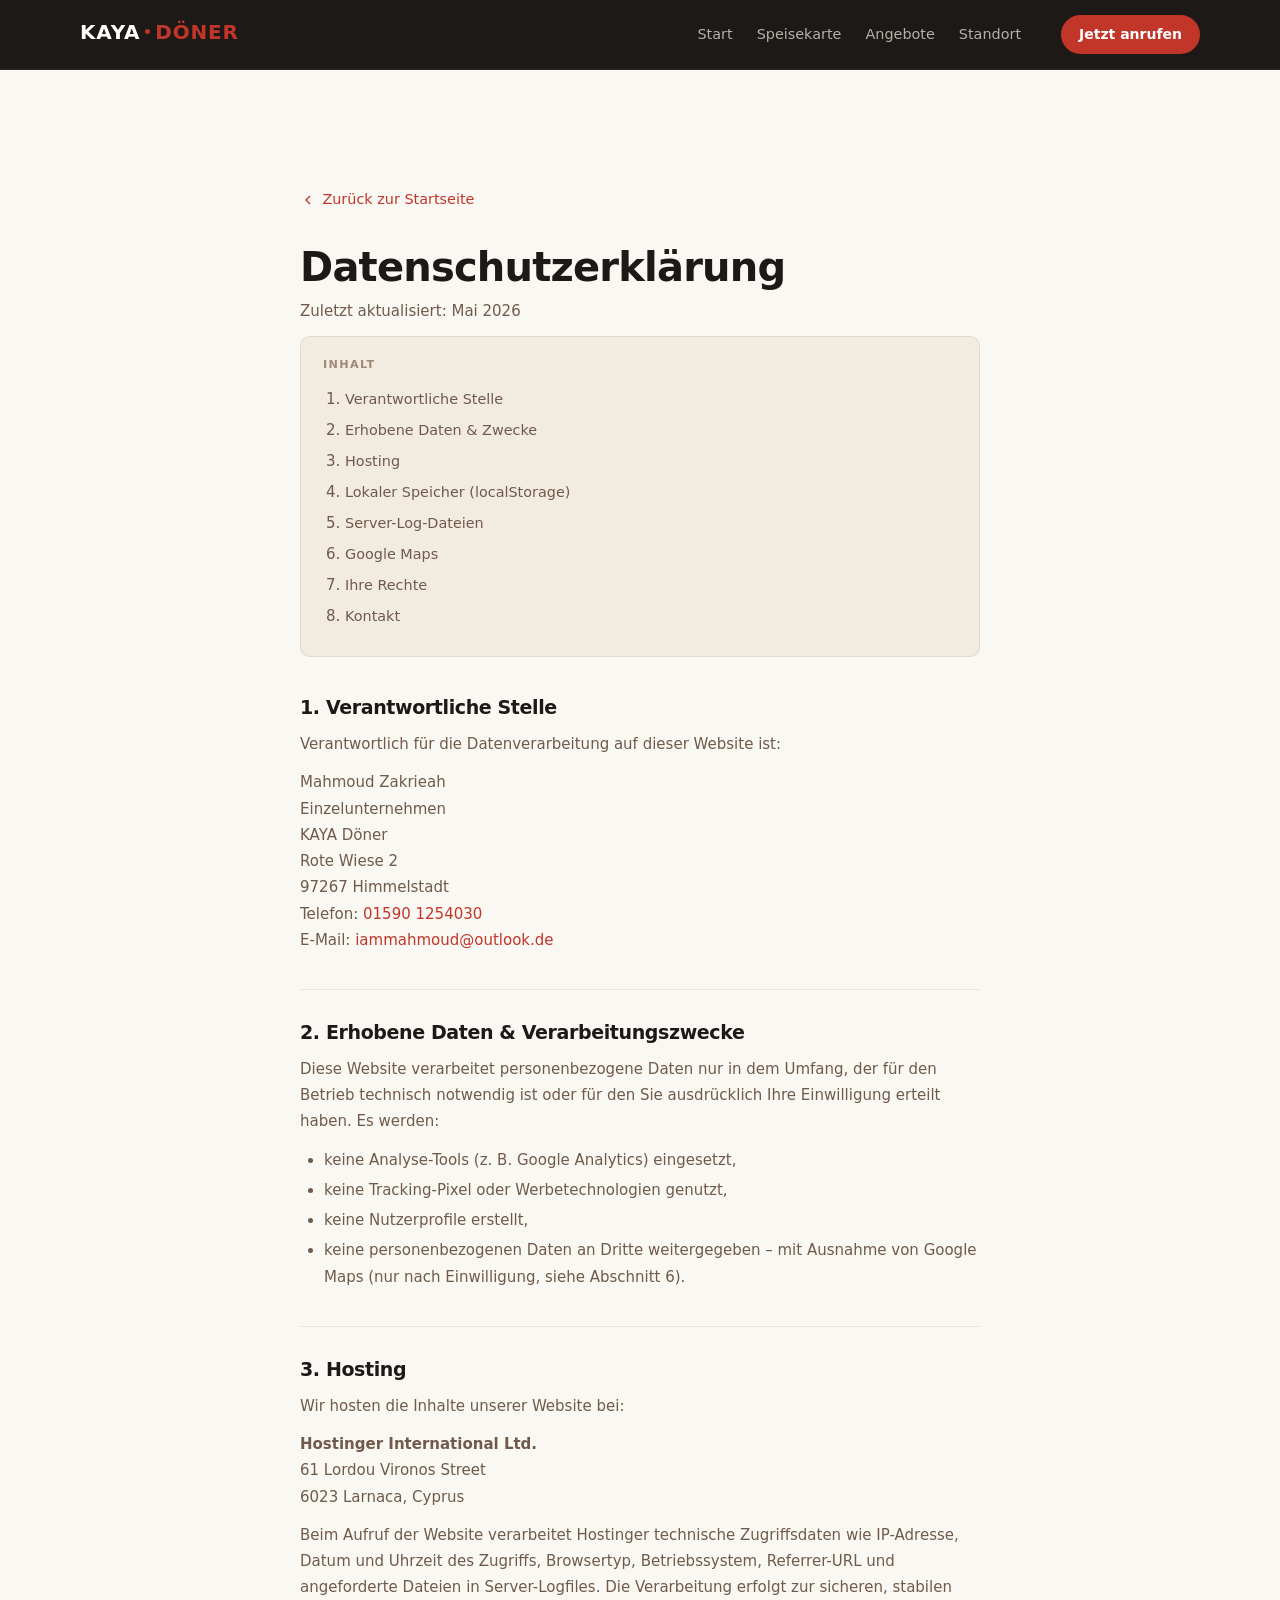
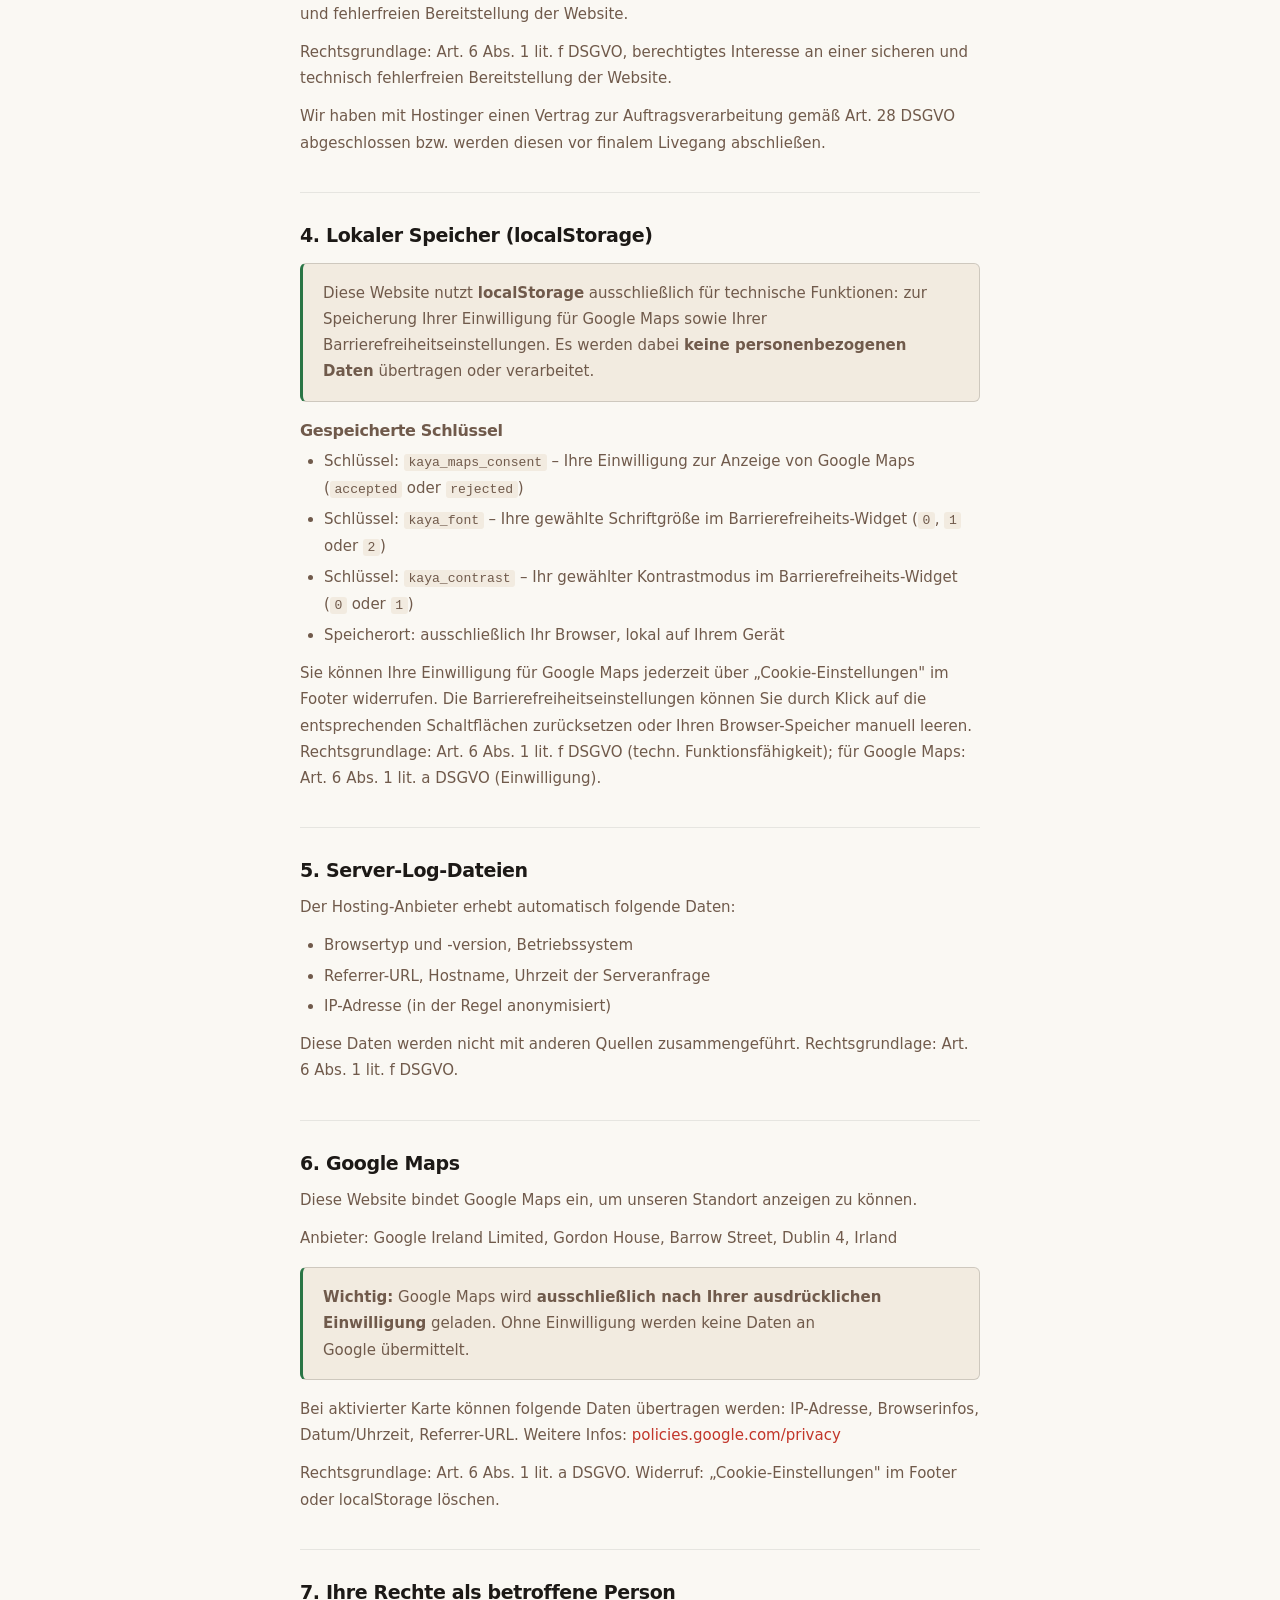
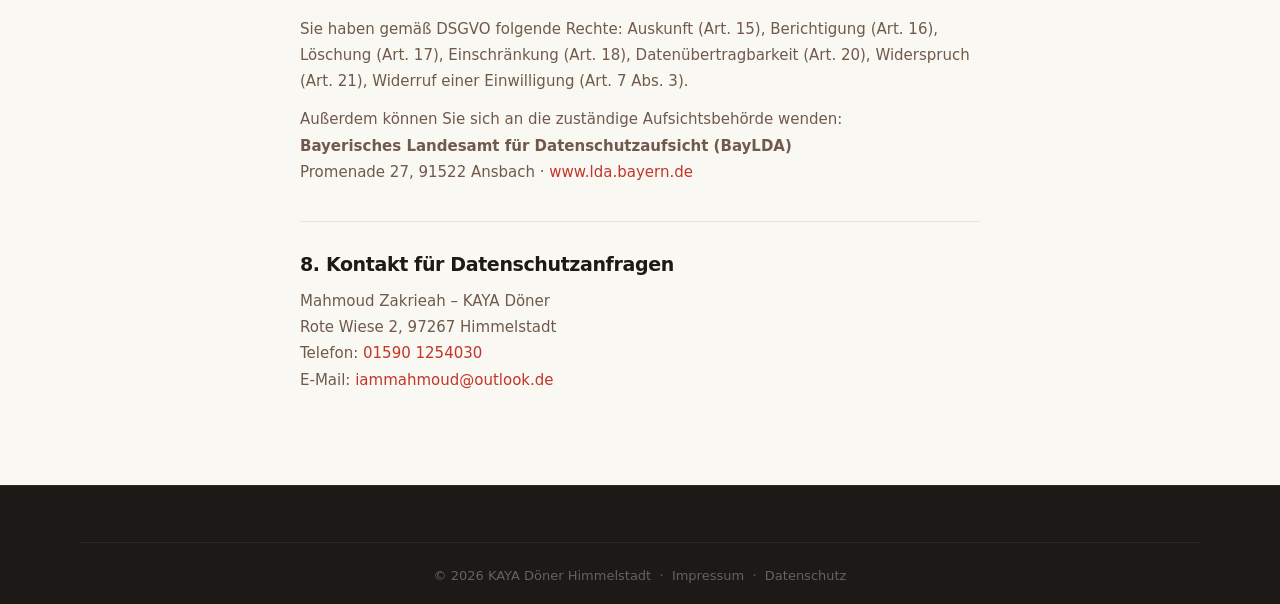
<file: datenschutz.html>
<!DOCTYPE html>
<html lang="de">
<head>
<meta charset="UTF-8">
<meta name="viewport" content="width=device-width, initial-scale=1.0">
<meta name="theme-color" content="#14110f">
<link rel="icon" href="/favicon.ico" sizes="any">
<link rel="icon" type="image/png" sizes="32x32" href="/favicon-32x32.png">
<link rel="icon" type="image/png" sizes="16x16" href="/favicon-16x16.png">
<link rel="apple-touch-icon" sizes="180x180" href="/apple-touch-icon.png">
<link rel="manifest" href="/site.webmanifest">
<title>Datenschutzerklärung – KAYA Döner Himmelstadt</title>
<meta name="description" content="Datenschutzerklärung gemäß DSGVO für KAYA Döner Himmelstadt.">
<meta name="robots" content="noindex, follow">
<link rel="canonical" href="https://FINAL-DOMAIN.DE/datenschutz.html">
<link rel="stylesheet" href="style.css">
<style>
  .legal-page { padding: calc(var(--nav-h) + 3rem) var(--px) 5rem; max-width: 760px; margin: 0 auto; }
  .legal-page h1 { font-size: clamp(1.75rem, 4vw, 2.5rem); margin-bottom: 0.5rem; }
  .lead { color: var(--text-muted); font-size: 1.0625rem; margin-bottom: 2.5rem; }
  .legal-page h2 { font-size: 1.1875rem; font-weight: 700; margin: 2.25rem 0 0.75rem; border-top: 1px solid var(--border); padding-top: 2rem; }
  .legal-page h2:first-of-type { border-top: none; padding-top: 0; }
  .legal-page h3 { font-size: 1rem; font-weight: 600; margin: 1.25rem 0 0.5rem; color: var(--text-muted); }
  .legal-page p { font-size: 0.9375rem; color: var(--text-muted); line-height: 1.75; margin-bottom: 0.75rem; }
  .legal-page ul { padding-left: 1.5rem; list-style: disc; margin-bottom: 0.75rem; }
  .legal-page li { font-size: 0.9375rem; color: var(--text-muted); line-height: 1.75; margin-bottom: 0.25rem; }
  .legal-page a { color: var(--red); }
  .legal-page a:hover { text-decoration: underline; }
.highlight-box { background: var(--bg-alt); border: 1.5px solid var(--border-md); border-left: 3px solid var(--green); border-radius: var(--r-sm); padding: 1rem 1.25rem; margin: 1rem 0; }
  .highlight-box p { margin-bottom: 0; }
  .back-link { display: inline-flex; align-items: center; gap: 0.4rem; color: var(--text-muted); font-size: 0.9rem; margin-bottom: 2rem; }
  .back-link:hover { color: var(--red); }
  .toc { background: var(--bg-alt); border: 1.5px solid var(--border); border-radius: var(--r); padding: 1.375rem; margin-bottom: 2.5rem; }
  .toc h3 { font-size: 0.7rem; text-transform: uppercase; letter-spacing: 0.12em; color: var(--text-subtle); margin: 0 0 0.875rem; border: none; padding: 0; }
  .toc ol { padding-left: 1.375rem; list-style: decimal; }
  .toc li { margin-bottom: 0.3rem; }
  .toc a { font-size: 0.9rem; color: var(--text-muted); }
  .toc a:hover { color: var(--red); }
  code { font-family: ui-monospace, monospace; font-size: 0.875em; background: var(--bg-alt); padding: 0.1em 0.35em; border-radius: 3px; }
</style>
</head>
<body>
<a class="skip-link" href="#main">Zum Inhalt springen</a>

<header id="site-header" role="banner">
  <div class="nav-wrap">
    <a href="index.html" class="nav-logo" aria-label="KAYA Döner – zur Startseite">
      <span class="logo-wm"><span class="lw-a">KAYA</span><span class="lw-dot" aria-hidden="true"></span><span class="lw-b">DÖNER</span></span>
    </a>
    <nav aria-label="Hauptnavigation" class="nav-desktop">
      <ul class="nav-links" role="list">
        <li><a href="index.html#start">Start</a></li>
        <li><a href="index.html#speisekarte">Speisekarte</a></li>
        <li><a href="index.html#angebote">Angebote</a></li>
        <li><a href="index.html#standort">Standort</a></li>
      </ul>
    </nav>
    <a href="tel:+4915901254030" class="btn btn-sm btn-cta-header nav-cta">Jetzt anrufen</a>
    <button class="hamburger" aria-label="Menü öffnen" aria-expanded="false" aria-controls="mobile-nav" type="button"><span></span><span></span><span></span></button>
  </div>
  <div id="mobile-nav" class="mobile-nav" hidden>
    <ul role="list">
      <li><a href="index.html#start">Start</a></li>
      <li><a href="index.html#speisekarte">Speisekarte</a></li>
      <li><a href="index.html#standort">Standort</a></li>
    </ul>
    <div class="mobile-nav-ctas">
      <a href="tel:+4915901254030" class="btn btn-primary btn-full">Jetzt anrufen</a>
    </div>
  </div>
</header>

<main id="main">
  <div class="legal-page">
    <a href="index.html" class="back-link">
      <svg width="16" height="16" viewBox="0 0 24 24" fill="none" stroke="currentColor" stroke-width="2" aria-hidden="true"><polyline points="15 18 9 12 15 6"/></svg>
      Zurück zur Startseite
    </a>
    <h1>Datenschutzerklärung</h1>
    <p class="lead">Zuletzt aktualisiert: Mai 2026</p>

    <nav class="toc" aria-label="Inhaltsverzeichnis">
      <h3>Inhalt</h3>
      <ol>
        <li><a href="#ds-1">Verantwortliche Stelle</a></li>
        <li><a href="#ds-2">Erhobene Daten &amp; Zwecke</a></li>
        <li><a href="#ds-3">Hosting</a></li>
        <li><a href="#ds-4">Lokaler Speicher (localStorage)</a></li>
        <li><a href="#ds-5">Server-Log-Dateien</a></li>
        <li><a href="#ds-6">Google Maps</a></li>
        <li><a href="#ds-7">Ihre Rechte</a></li>
        <li><a href="#ds-8">Kontakt</a></li>
      </ol>
    </nav>

    <h2 id="ds-1">1. Verantwortliche Stelle</h2>
    <p>Verantwortlich für die Datenverarbeitung auf dieser Website ist:</p>
    <p>Mahmoud Zakrieah<br>Einzelunternehmen<br>KAYA Döner<br>Rote Wiese 2<br>97267 Himmelstadt<br>Telefon: <a href="tel:+4915901254030">01590 1254030</a><br>E-Mail: <a href="mailto:iammahmoud@outlook.de">iammahmoud@outlook.de</a></p>

    <h2 id="ds-2">2. Erhobene Daten &amp; Verarbeitungszwecke</h2>
    <p>Diese Website verarbeitet personenbezogene Daten nur in dem Umfang, der für den Betrieb technisch notwendig ist oder für den Sie ausdrücklich Ihre Einwilligung erteilt haben. Es werden:</p>
    <ul>
      <li>keine Analyse-Tools (z.&nbsp;B. Google Analytics) eingesetzt,</li>
      <li>keine Tracking-Pixel oder Werbetechnologien genutzt,</li>
      <li>keine Nutzerprofile erstellt,</li>
      <li>keine personenbezogenen Daten an Dritte weitergegeben – mit Ausnahme von Google Maps (nur nach Einwilligung, siehe Abschnitt 6).</li>
    </ul>

    <h2 id="ds-3">3. Hosting</h2>
    <p>Wir hosten die Inhalte unserer Website bei:</p>
    <p><strong>Hostinger International Ltd.</strong><br>61 Lordou Vironos Street<br>6023 Larnaca, Cyprus</p>
    <p>Beim Aufruf der Website verarbeitet Hostinger technische Zugriffsdaten wie IP-Adresse, Datum und Uhrzeit des Zugriffs, Browsertyp, Betriebssystem, Referrer-URL und angeforderte Dateien in Server-Logfiles. Die Verarbeitung erfolgt zur sicheren, stabilen und fehlerfreien Bereitstellung der Website.</p>
    <p>Rechtsgrundlage: Art. 6 Abs. 1 lit. f DSGVO, berechtigtes Interesse an einer sicheren und technisch fehlerfreien Bereitstellung der Website.</p>
    <p>Wir haben mit Hostinger einen Vertrag zur Auftragsverarbeitung gemäß Art. 28 DSGVO abgeschlossen bzw. werden diesen vor finalem Livegang abschließen.</p>

    <h2 id="ds-4">4. Lokaler Speicher (localStorage)</h2>
    <div class="highlight-box"><p>Diese Website nutzt <strong>localStorage</strong> ausschließlich für technische Funktionen: zur Speicherung Ihrer Einwilligung für Google Maps sowie Ihrer Barrierefreiheitseinstellungen. Es werden dabei <strong>keine personenbezogenen Daten</strong> übertragen oder verarbeitet.</p></div>
    <h3>Gespeicherte Schlüssel</h3>
    <ul>
      <li>Schlüssel: <code>kaya_maps_consent</code> – Ihre Einwilligung zur Anzeige von Google Maps (<code>accepted</code> oder <code>rejected</code>)</li>
      <li>Schlüssel: <code>kaya_font</code> – Ihre gewählte Schriftgröße im Barrierefreiheits-Widget (<code>0</code>, <code>1</code> oder <code>2</code>)</li>
      <li>Schlüssel: <code>kaya_contrast</code> – Ihr gewählter Kontrastmodus im Barrierefreiheits-Widget (<code>0</code> oder <code>1</code>)</li>
      <li>Speicherort: ausschließlich Ihr Browser, lokal auf Ihrem Gerät</li>
    </ul>
    <p>Sie können Ihre Einwilligung für Google Maps jederzeit über „Cookie-Einstellungen" im Footer widerrufen. Die Barrierefreiheitseinstellungen können Sie durch Klick auf die entsprechenden Schaltflächen zurücksetzen oder Ihren Browser-Speicher manuell leeren. Rechtsgrundlage: Art. 6 Abs. 1 lit. f DSGVO (techn. Funktionsfähigkeit); für Google Maps: Art. 6 Abs. 1 lit. a DSGVO (Einwilligung).</p>

    <h2 id="ds-5">5. Server-Log-Dateien</h2>
    <p>Der Hosting-Anbieter erhebt automatisch folgende Daten:</p>
    <ul>
      <li>Browsertyp und -version, Betriebssystem</li>
      <li>Referrer-URL, Hostname, Uhrzeit der Serveranfrage</li>
      <li>IP-Adresse (in der Regel anonymisiert)</li>
    </ul>
    <p>Diese Daten werden nicht mit anderen Quellen zusammengeführt. Rechtsgrundlage: Art. 6 Abs. 1 lit. f DSGVO.</p>

    <h2 id="ds-6">6. Google Maps</h2>
    <p>Diese Website bindet Google Maps ein, um unseren Standort anzeigen zu können.</p>
    <p>Anbieter: Google Ireland Limited, Gordon House, Barrow Street, Dublin 4, Irland</p>
    <div class="highlight-box"><p><strong>Wichtig:</strong> Google Maps wird <strong>ausschließlich nach Ihrer ausdrücklichen Einwilligung</strong> geladen. Ohne Einwilligung werden keine Daten an Google übermittelt.</p></div>
    <p>Bei aktivierter Karte können folgende Daten übertragen werden: IP-Adresse, Browserinfos, Datum/Uhrzeit, Referrer-URL. Weitere Infos: <a href="https://policies.google.com/privacy" target="_blank" rel="noopener noreferrer">policies.google.com/privacy</a></p>
    <p>Rechtsgrundlage: Art. 6 Abs. 1 lit. a DSGVO. Widerruf: „Cookie-Einstellungen" im Footer oder localStorage löschen.</p>

    <h2 id="ds-7">7. Ihre Rechte als betroffene Person</h2>
    <p>Sie haben gemäß DSGVO folgende Rechte: Auskunft (Art. 15), Berichtigung (Art. 16), Löschung (Art. 17), Einschränkung (Art. 18), Datenübertragbarkeit (Art. 20), Widerspruch (Art. 21), Widerruf einer Einwilligung (Art. 7 Abs. 3).</p>
    <p>Außerdem können Sie sich an die zuständige Aufsichtsbehörde wenden:<br>
    <strong>Bayerisches Landesamt für Datenschutzaufsicht (BayLDA)</strong><br>
    Promenade 27, 91522 Ansbach · <a href="https://www.lda.bayern.de" target="_blank" rel="noopener noreferrer">www.lda.bayern.de</a></p>

    <h2 id="ds-8">8. Kontakt für Datenschutzanfragen</h2>
    <p>Mahmoud Zakrieah – KAYA Döner<br>Rote Wiese 2, 97267 Himmelstadt<br>Telefon: <a href="tel:+4915901254030">01590 1254030</a><br>E-Mail: <a href="mailto:iammahmoud@outlook.de">iammahmoud@outlook.de</a></p>
  </div>
</main>

<footer role="contentinfo">
  <div class="container">
    <div class="footer-bottom">
      <p>© 2026 KAYA Döner Himmelstadt &nbsp;·&nbsp; <a href="impressum.html">Impressum</a> &nbsp;·&nbsp; <a href="datenschutz.html">Datenschutz</a></p>
    </div>
  </div>
</footer>

<script src="main.js" defer></script>
</body>
</html>
</file>
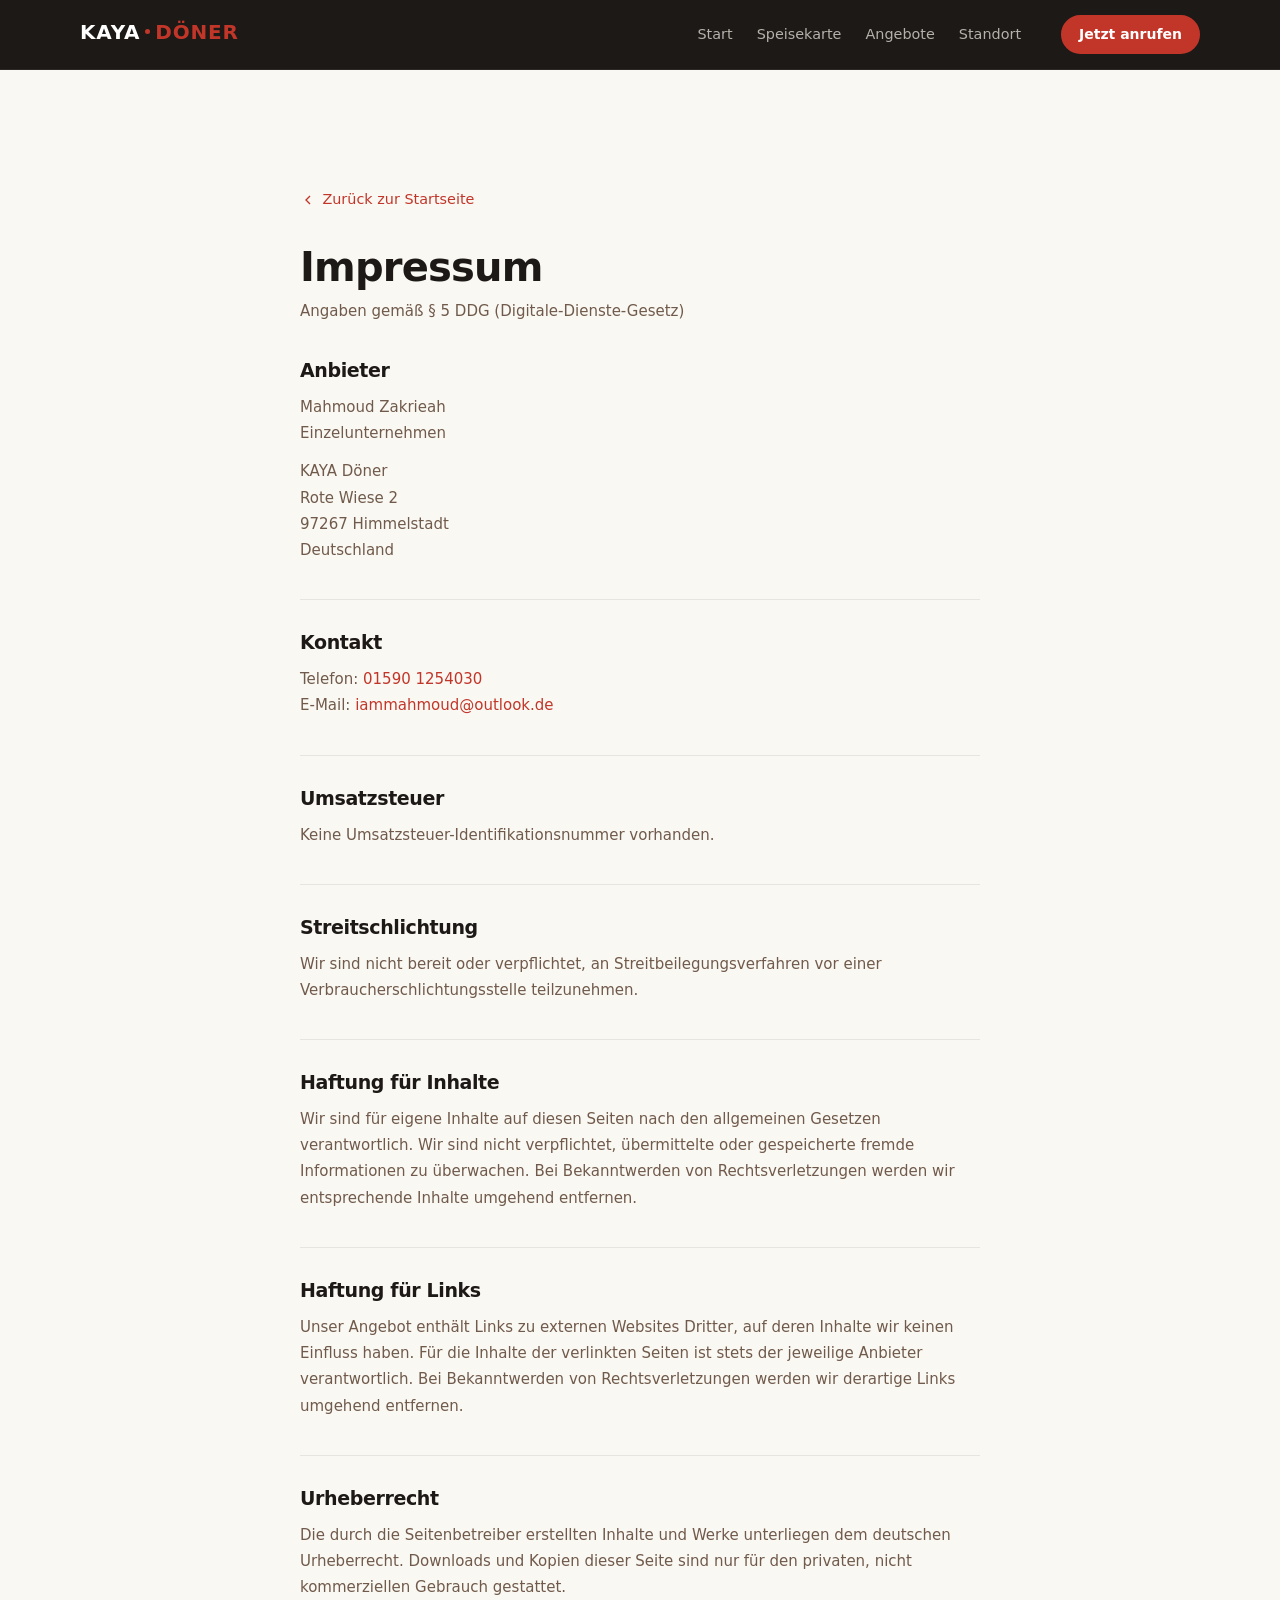
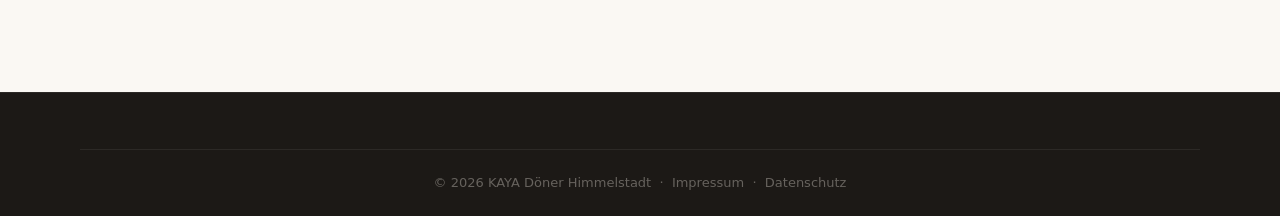
<file: impressum.html>
<!DOCTYPE html>
<html lang="de">
<head>
<meta charset="UTF-8">
<meta name="viewport" content="width=device-width, initial-scale=1.0">
<meta name="theme-color" content="#14110f">
<link rel="icon" href="/favicon.ico" sizes="any">
<link rel="icon" type="image/png" sizes="32x32" href="/favicon-32x32.png">
<link rel="icon" type="image/png" sizes="16x16" href="/favicon-16x16.png">
<link rel="apple-touch-icon" sizes="180x180" href="/apple-touch-icon.png">
<link rel="manifest" href="/site.webmanifest">
<title>Impressum – KAYA Döner Himmelstadt</title>
<meta name="description" content="Impressum gemäß § 5 DDG für KAYA Döner, Rote Wiese 2, 97267 Himmelstadt.">
<meta name="robots" content="noindex, follow">
<link rel="canonical" href="https://FINAL-DOMAIN.DE/impressum.html">
<link rel="stylesheet" href="style.css">
<style>
  .legal-page { padding: calc(var(--nav-h) + 3rem) var(--px) 5rem; max-width: 760px; margin: 0 auto; }
  .legal-page h1 { font-size: clamp(1.75rem, 4vw, 2.5rem); margin-bottom: 0.5rem; }
  .lead { color: var(--text-muted); font-size: 1.0625rem; margin-bottom: 2.5rem; }
  .legal-page h2 { font-size: 1.1875rem; font-weight: 700; margin: 2.25rem 0 0.75rem; border-top: 1px solid var(--border); padding-top: 2rem; }
  .legal-page h2:first-of-type { border-top: none; padding-top: 0; }
  .legal-page p { font-size: 0.9375rem; color: var(--text-muted); line-height: 1.75; margin-bottom: 0.75rem; }
  .legal-page a { color: var(--red); }
  .legal-page a:hover { text-decoration: underline; }
  .back-link { display: inline-flex; align-items: center; gap: 0.4rem; color: var(--text-muted); font-size: 0.9rem; margin-bottom: 2rem; }
  .back-link:hover { color: var(--red); }
</style>
</head>
<body>
<a class="skip-link" href="#main">Zum Inhalt springen</a>

<header id="site-header" role="banner">
  <div class="nav-wrap">
    <a href="index.html" class="nav-logo" aria-label="KAYA Döner – zur Startseite">
      <span class="logo-wm"><span class="lw-a">KAYA</span><span class="lw-dot" aria-hidden="true"></span><span class="lw-b">DÖNER</span></span>
    </a>
    <nav aria-label="Hauptnavigation" class="nav-desktop">
      <ul class="nav-links" role="list">
        <li><a href="index.html#start">Start</a></li>
        <li><a href="index.html#speisekarte">Speisekarte</a></li>
        <li><a href="index.html#angebote">Angebote</a></li>
        <li><a href="index.html#standort">Standort</a></li>
      </ul>
    </nav>
    <a href="tel:+4915901254030" class="btn btn-sm btn-cta-header nav-cta">Jetzt anrufen</a>
    <button class="hamburger" aria-label="Menü öffnen" aria-expanded="false" aria-controls="mobile-nav" type="button"><span></span><span></span><span></span></button>
  </div>
  <div id="mobile-nav" class="mobile-nav" hidden>
    <ul role="list">
      <li><a href="index.html#start">Start</a></li>
      <li><a href="index.html#speisekarte">Speisekarte</a></li>
      <li><a href="index.html#standort">Standort</a></li>
    </ul>
    <div class="mobile-nav-ctas">
      <a href="tel:+4915901254030" class="btn btn-primary btn-full">Jetzt anrufen</a>
    </div>
  </div>
</header>

<main id="main">
  <div class="legal-page">
    <a href="index.html" class="back-link">
      <svg width="16" height="16" viewBox="0 0 24 24" fill="none" stroke="currentColor" stroke-width="2" aria-hidden="true"><polyline points="15 18 9 12 15 6"/></svg>
      Zurück zur Startseite
    </a>
    <h1>Impressum</h1>
    <p class="lead">Angaben gemäß § 5 DDG (Digitale-Dienste-Gesetz)</p>

    <h2>Anbieter</h2>
    <p>Mahmoud Zakrieah<br>Einzelunternehmen</p>
    <p>KAYA Döner<br>Rote Wiese 2<br>97267 Himmelstadt<br>Deutschland</p>

    <h2>Kontakt</h2>
    <p>Telefon: <a href="tel:+4915901254030">01590 1254030</a><br>E-Mail: <a href="mailto:iammahmoud@outlook.de">iammahmoud@outlook.de</a></p>

    <h2>Umsatzsteuer</h2>
    <p>Keine Umsatzsteuer-Identifikationsnummer vorhanden.</p>

    <h2>Streitschlichtung</h2>
    <p>Wir sind nicht bereit oder verpflichtet, an Streitbeilegungsverfahren vor einer Verbraucherschlichtungsstelle teilzunehmen.</p>

    <h2>Haftung für Inhalte</h2>
    <p>Wir sind für eigene Inhalte auf diesen Seiten nach den allgemeinen Gesetzen verantwortlich. Wir sind nicht verpflichtet, übermittelte oder gespeicherte fremde Informationen zu überwachen. Bei Bekanntwerden von Rechtsverletzungen werden wir entsprechende Inhalte umgehend entfernen.</p>

    <h2>Haftung für Links</h2>
    <p>Unser Angebot enthält Links zu externen Websites Dritter, auf deren Inhalte wir keinen Einfluss haben. Für die Inhalte der verlinkten Seiten ist stets der jeweilige Anbieter verantwortlich. Bei Bekanntwerden von Rechtsverletzungen werden wir derartige Links umgehend entfernen.</p>

    <h2>Urheberrecht</h2>
    <p>Die durch die Seitenbetreiber erstellten Inhalte und Werke unterliegen dem deutschen Urheberrecht. Downloads und Kopien dieser Seite sind nur für den privaten, nicht kommerziellen Gebrauch gestattet.</p>
  </div>
</main>

<footer role="contentinfo">
  <div class="container">
    <div class="footer-bottom">
      <p>© 2026 KAYA Döner Himmelstadt &nbsp;·&nbsp; <a href="impressum.html">Impressum</a> &nbsp;·&nbsp; <a href="datenschutz.html">Datenschutz</a></p>
    </div>
  </div>
</footer>

<script src="main.js" defer></script>
</body>
</html>
</file>
<file: style.css>
/* ============================================================
   KAYA DÖNER – style.css
   Warmes, helles Restaurant-Design
   ============================================================ */

/* ── Reset ─────────────────────────────────────────────────── */
*, *::before, *::after { box-sizing: border-box; margin: 0; padding: 0; }
html { scroll-behavior: smooth; scroll-padding-top: var(--nav-h); -webkit-text-size-adjust: 100%; }
body { background: var(--bg); color: var(--text); font-family: var(--font); font-size: 1rem; line-height: 1.65; -webkit-font-smoothing: antialiased; -moz-osx-font-smoothing: grayscale; overflow-x: hidden; }
img { display: block; max-width: 100%; height: auto; }
a { color: inherit; text-decoration: none; }
ul, ol { list-style: none; }
address { font-style: normal; }
button { cursor: pointer; border: none; background: none; font: inherit; color: inherit; }
table { border-collapse: collapse; }
h1, h2, h3, h4 { line-height: 1.15; font-weight: 800; letter-spacing: -0.02em; text-wrap: balance; }
p { text-wrap: pretty; }
:focus-visible { outline: 2px solid var(--red); outline-offset: 3px; border-radius: 3px; }

@media (prefers-reduced-motion: reduce) {
  *, *::before, *::after { animation-duration: 0.01ms !important; transition-duration: 0.01ms !important; scroll-behavior: auto !important; }
}

/* ── Tokens ────────────────────────────────────────────────── */
:root {
  --bg:       #faf8f3;
  --bg-alt:   #f2ebe0;
  --bg-card:  #ffffff;
  --bg-dark:  #1c1916;

  --text:        #1c1916;
  --text-muted:  #705a4b;
  --text-subtle: #9e8878;
  --text-on-dark: #f0ebe3;

  --red:       #c2362a;
  --red-dark:  #a62e24;
  --red-light: rgba(194, 54, 42, 0.09);
  --green:     #2a7545;
  --green-lt:  rgba(42, 117, 69, 0.11);
  --amber:     #d97706;

  --border:    rgba(0,0,0,0.08);
  --border-md: rgba(0,0,0,0.15);

  --font: system-ui, -apple-system, BlinkMacSystemFont, 'Segoe UI', sans-serif;
  --nav-h: 64px;
  --max-w: 1200px;
  --px: clamp(1rem, 5vw, 2.5rem);
  --r:      10px;
  --r-sm:   6px;
  --r-full: 9999px;
  --t: 180ms ease;
  --shadow:    0 1px 4px rgba(0,0,0,0.06), 0 4px 16px rgba(0,0,0,0.06);
  --shadow-md: 0 4px 8px rgba(0,0,0,0.05), 0 16px 40px rgba(0,0,0,0.09);
}
@media (min-width: 768px) { :root { --nav-h: 70px; } }

/* ── Utilities ─────────────────────────────────────────────── */
.container { max-width: var(--max-w); margin: 0 auto; padding: 0 var(--px); }
.eyebrow { display: inline-block; font-size: 0.75rem; font-weight: 700; letter-spacing: 0.12em; text-transform: uppercase; color: var(--red); margin-bottom: 0.75rem; }
.section-head { text-align: center; margin-bottom: 2.75rem; }
.section-head h2 { font-size: clamp(1.75rem, 4vw, 2.625rem); color: var(--text); }
.section-head p { color: var(--text-muted); margin-top: 0.625rem; }
.text-red { color: var(--red); }

.skip-link { position: absolute; top: -100px; left: 0; background: var(--red); color: #fff; padding: 0.75rem 1.25rem; font-weight: 700; z-index: 9999; border-radius: 0 0 var(--r-sm) 0; }
.skip-link:focus-visible { top: 0; }

/* ── Buttons ───────────────────────────────────────────────── */
.btn {
  display: inline-flex; align-items: center; justify-content: center; gap: 0.4rem;
  padding: 0.75rem 1.5rem; border-radius: var(--r-full);
  font-weight: 700; font-size: 0.9375rem; min-height: 48px;
  white-space: nowrap; cursor: pointer; transition: background var(--t), color var(--t), border-color var(--t), box-shadow var(--t), transform 100ms ease;
}
.btn:active { transform: scale(0.97); }

.btn-primary { background: var(--red); color: #fff; border: 2px solid var(--red); }
.btn-primary:hover { background: var(--red-dark); border-color: var(--red-dark); box-shadow: 0 4px 18px rgba(194,54,42,0.3); }

.btn-secondary { background: var(--bg-card); color: var(--red); border: 2px solid var(--red); }
.btn-secondary:hover { background: var(--red-light); }

.btn-ghost-dark { background: transparent; color: var(--text-muted); border: 2px solid var(--border-md); }
.btn-ghost-dark:hover { border-color: var(--text-muted); color: var(--text); }

.btn-sm { padding: 0.5rem 1.125rem; font-size: 0.875rem; min-height: 40px; }
.btn-full { width: 100%; }

/* Header CTAs (on dark bg) */
.btn-cta-header { background: var(--red); color: #fff; border: 2px solid var(--red); }
.btn-cta-header:hover { background: var(--red-dark); border-color: var(--red-dark); }

/* ── Accessibility Widget ──────────────────────────────────── */
.a11y-widget {
  position: fixed;
  left: 16px;
  bottom: 16px;
  z-index: 9999;
  display: flex;
  flex-direction: row;
  align-items: center;
  gap: 2px;
  background: rgba(28,25,22,0.92);
  border: 1.5px solid rgba(255,255,255,0.13);
  border-radius: 9999px;
  padding: 4px;
  box-shadow: 0 4px 20px rgba(0,0,0,0.45), 0 1px 4px rgba(0,0,0,0.25);
  backdrop-filter: blur(6px);
  -webkit-backdrop-filter: blur(6px);
}
.a11y-btn {
  width: 34px;
  height: 34px;
  border-radius: 50%;
  background: transparent;
  color: rgba(240,235,227,0.72);
  border: none;
  display: flex;
  align-items: center;
  justify-content: center;
  font-size: 0.8rem;
  font-weight: 700;
  letter-spacing: -0.02em;
  cursor: pointer;
  transition: background var(--t), color var(--t);
  flex-shrink: 0;
  line-height: 1;
}
.a11y-btn:hover {
  background: rgba(255,255,255,0.1);
  color: var(--text-on-dark);
}
.a11y-btn[aria-pressed="true"] {
  background: var(--red);
  color: #fff;
}
.a11y-btn:focus-visible { outline: 2px solid var(--red); outline-offset: 2px; border-radius: 50%; }

@media (max-width: 640px) {
  .a11y-widget { left: 12px; bottom: 12px; }
  .a11y-btn { width: 30px; height: 30px; font-size: 0.7rem; }
}

/* Hochkontrast-Modus */
html.hc {
  --bg:        #ffffff;
  --bg-alt:    #efefef;
  --bg-card:   #ffffff;
  --text:      #000000;
  --text-muted:  #111111;
  --text-subtle: #2a2a2a;
  --border:    rgba(0,0,0,0.28);
  --border-md: rgba(0,0,0,0.5);
  --red:       #a81e13;
  --red-dark:  #861810;
  --red-light: rgba(168,30,19,0.12);
  --green:     #004d00;
  --green-lt:  rgba(0,77,0,0.13);
}
html.hc .s-hero {
  background-image: linear-gradient(105deg, #ffffff 0%, rgba(255,255,255,0.98) 40%, rgba(255,248,235,0.85) 100%);
}
html.hc .tab:not(.active) { background: #e4e4e4; color: #000; border-color: rgba(0,0,0,0.22); }
html.hc .review-card,
html.hc .deal-card,
html.hc .info-card { border-color: rgba(0,0,0,0.22); }

/* Schriftgrössen-Stufen (skaliert alle rem-Angaben) */
html.fs-lg { font-size: 18px; }
html.fs-xl { font-size: 20px; }

/* ── Cookie Banner ─────────────────────────────────────────── */
.cookie-banner { position: fixed; left: 0; right: 0; bottom: 0; z-index: 1100; background: var(--bg-dark); border-top: 1px solid rgba(255,255,255,0.1); padding: 1rem var(--px); }
.cookie-inner { max-width: var(--max-w); margin: 0 auto; display: flex; flex-direction: column; gap: 1rem; }
.cookie-inner p { font-size: 0.875rem; color: var(--text-on-dark); line-height: 1.55; }
.cookie-inner a { color: #f0c89a; text-decoration: underline; }
.cookie-actions { display: flex; gap: 0.5rem; }
.cookie-actions .btn { flex: 1; }
.btn-ghost-dark-inv { background: transparent; color: var(--text-on-dark); border: 1.5px solid rgba(255,255,255,0.25); padding: 0.5rem 1rem; font-size: 0.875rem; min-height: 40px; border-radius: var(--r-full); font-weight: 600; cursor: pointer; }
/* Reject-Button auf dunklem Cookie-Banner-Hintergrund lesbar machen */
.cookie-banner .btn-ghost-dark { color: rgba(240,235,227,0.85); border-color: rgba(255,255,255,0.3); }
.cookie-banner .btn-ghost-dark:hover { color: var(--text-on-dark); border-color: rgba(255,255,255,0.6); background: rgba(255,255,255,0.07); }

@media (min-width: 640px) {
  .cookie-inner { flex-direction: row; align-items: center; gap: 1.5rem; }
  .cookie-inner p { flex: 1; }
  .cookie-actions { flex-shrink: 0; }
  .cookie-actions .btn { flex: 0 0 auto; }
}

/* ── Header ────────────────────────────────────────────────── */
#site-header {
  position: sticky; top: 0; z-index: 1000; height: var(--nav-h);
  background: var(--bg-dark);
  border-bottom: 1px solid rgba(255,255,255,0.07);
  transition: box-shadow var(--t);
}
#site-header.scrolled { box-shadow: 0 2px 16px rgba(0,0,0,0.4); }

.nav-wrap { max-width: var(--max-w); margin: 0 auto; padding: 0 var(--px); height: 100%; display: flex; align-items: center; gap: 1rem; }
.nav-logo { flex-shrink: 0; }
/* CSS-Wortmarke (kein Bilddatei-Abhängigkeit) */
.logo-wm { display: inline-flex; align-items: center; gap: 5px; line-height: 1; user-select: none; }
.lw-a { font-size: 1.25rem; font-weight: 900; color: #ffffff; letter-spacing: 0.04em; }
.lw-dot { width: 5px; height: 5px; border-radius: 50%; background: var(--red); flex-shrink: 0; margin-bottom: 1px; }
.lw-b { font-size: 1.25rem; font-weight: 900; color: var(--red); letter-spacing: 0.04em; }
.footer-brand .logo-wm { margin-bottom: 1rem; }
.footer-brand .lw-a { color: rgba(240,235,227,0.85); }

.nav-desktop { display: none; margin-left: auto; }
.nav-links { display: flex; gap: 0; }
.nav-links a { padding: 0.4rem 0.75rem; font-size: 0.9rem; font-weight: 500; color: rgba(240,235,227,0.72); border-radius: var(--r-sm); transition: color var(--t), background var(--t); }
.nav-links a:hover, .nav-links a.active { color: var(--text-on-dark); }
.nav-links a.active { background: rgba(255,255,255,0.07); }

.nav-cta { display: none; flex-shrink: 0; margin-left: 0.75rem; font-size: 0.875rem; min-height: 38px; padding: 0.4rem 1rem; }
@media (min-width: 960px) { .nav-desktop { display: block; } .nav-cta { display: inline-flex; } }

.hamburger { display: flex; flex-direction: column; gap: 5px; width: 44px; height: 44px; align-items: center; justify-content: center; margin-left: auto; }
.hamburger span { width: 22px; height: 2px; background: var(--text-on-dark); border-radius: 2px; transition: transform var(--t), opacity var(--t); }
.hamburger.open span:nth-child(1) { transform: translateY(7px) rotate(45deg); }
.hamburger.open span:nth-child(2) { opacity: 0; }
.hamburger.open span:nth-child(3) { transform: translateY(-7px) rotate(-45deg); }
@media (min-width: 960px) { .hamburger { display: none; } }

.mobile-nav { position: fixed; top: var(--nav-h); left: 0; right: 0; bottom: 0; background: var(--bg-dark); padding: 1.5rem var(--px) 2rem; z-index: 999; overflow-y: auto; }
.mobile-nav ul { display: flex; flex-direction: column; }
.mobile-nav a { display: block; padding: 1rem 0; font-size: 1.2rem; font-weight: 600; color: rgba(240,235,227,0.85); border-bottom: 1px solid rgba(255,255,255,0.07); }
.mobile-nav a:hover { color: var(--text-on-dark); }
.mobile-nav-ctas { display: flex; flex-direction: column; gap: 0.75rem; margin-top: 1.5rem; }

/* ── Hero ──────────────────────────────────────────────────── */
.s-hero {
  background-color: #f5ead6;
  background-image:
    linear-gradient(105deg, #faf8f3 0%, rgba(250,248,243,0.96) 35%, rgba(250,245,235,0.6) 65%, rgba(245,234,214,0.2) 100%);
  background-size: cover;
  background-position: center right;
  min-height: 85vh;
  min-height: 85svh;
  display: flex;
  align-items: center;
  padding: 4rem 0;
}

.hero-content { width: 100%; }
.hero-inner {
  display: grid;
  grid-template-columns: minmax(0, 1.05fr) minmax(320px, 0.95fr);
  align-items: center;
  gap: clamp(32px, 5vw, 72px);
}
.hero-text {}

.hero-meta { display: flex; flex-wrap: wrap; align-items: center; gap: 0.5rem 1rem; margin-bottom: 1.25rem; font-size: 0.875rem; color: var(--text-muted); }
.stars-row { color: var(--amber); font-size: 1.05rem; letter-spacing: 0.03em; }
.hero-open { background: rgba(42,117,69,0.12); color: var(--green); border: 1px solid rgba(42,117,69,0.25); border-radius: var(--r-full); padding: 0.2rem 0.75rem; font-size: 0.8rem; font-weight: 600; }

.s-hero h1 { font-size: clamp(2.375rem, 7.5vw, 4.75rem); font-weight: 900; line-height: 1.05; letter-spacing: -0.03em; margin-bottom: 1.125rem; color: var(--text); }

.hero-sub { font-size: clamp(1rem, 2.5vw, 1.125rem); color: var(--text-muted); margin-bottom: 2rem; max-width: 520px; line-height: 1.6; }

.hero-actions { display: flex; flex-wrap: wrap; gap: 0.625rem; margin-bottom: 1.875rem; }
.hero-actions .btn { min-height: 52px; font-size: 1rem; }

.hero-trust { display: flex; flex-wrap: wrap; gap: 0.375rem 1.25rem; font-size: 0.875rem; color: var(--text-muted); }
.hero-trust li { display: inline-flex; align-items: center; gap: 0.3rem; }

/* Freigestelltes Döner-Bild – kein Box, kein Rahmen */
.hero-img-wrap {
  display: flex;
  align-items: center;
  justify-content: center;
  position: relative;
  background: transparent !important;
  border: none !important;
  box-shadow: none !important;
  border-radius: 0 !important;
  overflow: visible !important;
  aspect-ratio: auto !important;
  min-height: auto !important;
  padding: 0 !important;
}

.hero-img-wrap::before,
.hero-img-wrap::after {
  content: none !important;
  display: none !important;
}

.hero-doener-cutout {
  display: block;
  width: 100%;
  max-width: 560px;
  height: auto;
  object-fit: contain;
  background: transparent !important;
  border: none !important;
  box-shadow: none !important;
  border-radius: 0 !important;
  mix-blend-mode: multiply;
  filter: drop-shadow(0 24px 45px rgba(0, 0, 0, 0.18));
  transform: translateY(8px);
}

.tick { color: var(--green); font-weight: 700; flex-shrink: 0; line-height: 1; }

/* ── Infobar ───────────────────────────────────────────────── */
.s-infobar { background: var(--bg-dark); border-top: 1px solid rgba(255,255,255,0.06); padding: 0.875rem 0; }
.infobar-inner { display: flex; flex-wrap: wrap; gap: 0.5rem 1.5rem; justify-content: center; }
.ib-item { display: flex; align-items: center; gap: 0.5rem; font-size: 0.875rem; color: rgba(240,235,227,0.75); transition: color var(--t); }
.ib-item:hover { color: var(--text-on-dark); }
.ib-item svg { color: #f0c89a; flex-shrink: 0; }
.ib-rating .stars-sm { color: var(--amber); font-size: 0.875rem; letter-spacing: 0.03em; }

/* ── Menu ──────────────────────────────────────────────────── */
.s-menu { background: var(--bg); padding: 4.5rem 0; }
@media (min-width: 768px) { .s-menu { padding: 5.5rem 0; } }

.tab-nav { display: flex; gap: 0.375rem; overflow-x: auto; scrollbar-width: none; padding-bottom: 4px; -webkit-overflow-scrolling: touch; }
.tab-nav::-webkit-scrollbar { display: none; }
.tab { flex-shrink: 0; padding: 0.5rem 1rem; border-radius: var(--r-full); background: var(--bg-alt); color: var(--text-muted); font-size: 0.875rem; font-weight: 600; border: 1.5px solid transparent; min-height: 42px; transition: all var(--t); }
.tab:hover { color: var(--text); border-color: var(--border-md); }
.tab.active { background: var(--red); color: #fff; border-color: var(--red); }

.tab-panel { padding-top: 1.75rem; }

.menu-list { display: flex; flex-direction: column; gap: 0; border: 1.5px solid var(--border); border-radius: var(--r); background: var(--bg-card); overflow: hidden; }
.mi { display: flex; justify-content: space-between; align-items: center; gap: 1rem; padding: 1rem 1.25rem; border-bottom: 1px solid var(--border); transition: background var(--t); }
.mi:last-child { border-bottom: none; }
.mi:hover { background: #fdf9f5; }
.mi-l { flex: 1; min-width: 0; }
.mi-l strong { display: block; font-size: 0.9375rem; font-weight: 600; color: var(--text); margin-bottom: 0.15rem; }
.mi-l small { display: block; font-size: 0.8125rem; color: var(--text-muted); line-height: 1.4; }
.mi-p { font-weight: 700; font-size: 0.9375rem; color: var(--red); text-align: right; flex-shrink: 0; display: flex; flex-direction: column; align-items: flex-end; gap: 0.1rem; }
.mi-p small { font-weight: 400; font-size: 0.75rem; color: var(--text-subtle); }
.mi-single { flex-direction: row; align-items: center; gap: 0; }

.badge-veg { display: inline-block; font-size: 0.7rem; font-weight: 600; background: var(--green-lt); color: var(--green); border: 1px solid rgba(42,117,69,0.22); border-radius: var(--r-full); padding: 0.15rem 0.5rem; margin-left: 0.375rem; vertical-align: middle; }

.sosse-note { color: var(--text-muted); font-size: 0.9rem; margin-bottom: 1.25rem; }
.sosse-grid { display: grid; grid-template-columns: repeat(auto-fill, minmax(160px,1fr)); gap: 0.625rem; }
.sosse-item { display: flex; align-items: center; gap: 0.625rem; background: var(--bg-card); border: 1.5px solid var(--border); border-radius: var(--r-sm); padding: 0.875rem 1rem; font-size: 0.9375rem; font-weight: 500; color: var(--text); }
.sosse-dot { width: 8px; height: 8px; border-radius: 50%; background: var(--red); flex-shrink: 0; }

/* ── Deals ─────────────────────────────────────────────────── */
.s-deals { background: var(--bg-alt); padding: 4.5rem 0; }
@media (min-width: 768px) { .s-deals { padding: 5.5rem 0; } }
.deals-grid { display: grid; grid-template-columns: repeat(auto-fit, minmax(260px,1fr)); gap: 1.125rem; }
.deal-card { background: var(--bg-card); border: 1.5px solid var(--border); border-top: 4px solid var(--border-md); border-radius: var(--r); padding: 1.875rem 1.5rem; box-shadow: var(--shadow); transition: border-color var(--t), transform var(--t), box-shadow var(--t); }
.deal-card:hover { border-top-color: var(--red); transform: translateY(-3px); box-shadow: var(--shadow-md); }
.deal-card.deal-featured { border-top-color: var(--red); }
.dc-day { font-size: 0.75rem; font-weight: 700; letter-spacing: 0.12em; text-transform: uppercase; color: var(--red); margin-bottom: 0.5rem; }
.dc-name { font-size: 1.25rem; font-weight: 800; color: var(--text); margin-bottom: 0.375rem; letter-spacing: -0.015em; }
.dc-price { font-size: 2.25rem; font-weight: 900; color: var(--red); letter-spacing: -0.03em; line-height: 1; margin-bottom: 0; }
.dc-combo { display: flex; flex-direction: column; gap: 0.375rem; margin-bottom: 0.5rem; }
.dc-combo-row { display: flex; justify-content: space-between; align-items: baseline; gap: 0.75rem; }
.dc-combo-row .dc-name { font-size: 1rem; margin-bottom: 0; }
.dc-price-sm { font-size: 1.375rem; font-weight: 800; color: var(--red); white-space: nowrap; }
.dc-combo-or { font-size: 0.75rem; color: var(--text-subtle); text-transform: uppercase; letter-spacing: 0.1em; text-align: center; padding: 0.125rem 0; }
.dc-tag { display: inline-block; font-size: 0.75rem; font-weight: 600; background: var(--red-light); color: var(--red); border: 1px solid rgba(194,54,42,0.2); border-radius: var(--r-full); padding: 0.2rem 0.625rem; margin-top: 0.875rem; }

/* ── About ─────────────────────────────────────────────────── */
.s-about { background: var(--bg); padding: 4.5rem 0; }
@media (min-width: 768px) { .s-about { padding: 5.5rem 0; } }
.about-grid { display: grid; gap: 2.5rem; align-items: start; }
@media (min-width: 860px) { .about-grid { grid-template-columns: 1fr 1fr; gap: 3.5rem; } }

.about-imgs { display: flex; flex-direction: column; gap: 0.75rem; min-width: 0; width: 100%; }
.about-img-main { aspect-ratio: 16/10; border-radius: var(--r); overflow: hidden; border: 1.5px solid var(--border); background: #f2ebe0; position: relative; width: 100%; }
.about-img-grid { display: grid; grid-template-columns: 1fr 1fr; gap: 0.75rem; }
.about-img-sm { aspect-ratio: 1/1; border-radius: var(--r); overflow: hidden; border: 1.5px solid var(--border); background: #eee5d5; position: relative; width: 100%; }
.about-img-main img,
.about-img-sm img { position: absolute; inset: 0; width: 100%; height: 100%; object-fit: cover; display: block; max-width: none; }

.about-text h2 { font-size: clamp(1.75rem, 3.5vw, 2.5rem); margin-bottom: 1.125rem; }
.about-text > p { color: var(--text-muted); font-size: 1.0625rem; line-height: 1.75; margin-bottom: 2rem; }
.about-points { display: flex; flex-direction: column; gap: 1rem; margin-bottom: 2rem; }
.about-points li { display: flex; gap: 0.875rem; align-items: flex-start; }
.ap-icon { width: 22px; height: 22px; border-radius: 50%; background: var(--red-light); color: var(--red); display: flex; align-items: center; justify-content: center; font-weight: 700; font-size: 0.75rem; flex-shrink: 0; margin-top: 0.1rem; }
.about-points strong { display: block; font-size: 0.9375rem; font-weight: 700; color: var(--text); margin-bottom: 0.2rem; }
.about-points span { display: block; font-size: 0.875rem; color: var(--text-muted); line-height: 1.55; }
.about-actions { display: flex; flex-wrap: wrap; gap: 0.625rem; }

/* ── Reviews ───────────────────────────────────────────────── */
.s-reviews { background: var(--bg-alt); padding: 4.5rem 0; }
@media (min-width: 768px) { .s-reviews { padding: 5.5rem 0; } }
.reviews-rating { display: flex; align-items: center; justify-content: center; flex-wrap: wrap; gap: 0.5rem 0.75rem; margin-top: 0.625rem; font-size: 0.9375rem; color: var(--text-muted); }
.stars-lg { color: var(--amber); font-size: 1.375rem; letter-spacing: 0.04em; }
.reviews-grid { display: grid; grid-template-columns: repeat(auto-fit, minmax(265px,1fr)); gap: 1.125rem; }
.review-card { background: var(--bg-card); border: 1.5px solid var(--border); border-radius: var(--r); padding: 1.625rem; box-shadow: var(--shadow); transition: transform var(--t), box-shadow var(--t); }
.review-card:hover { transform: translateY(-2px); box-shadow: var(--shadow-md); }
.rc-stars { color: var(--amber); font-size: 1rem; letter-spacing: 0.04em; margin-bottom: 0.875rem; }
.review-card blockquote p { font-size: 1rem; color: var(--text); line-height: 1.7; margin-bottom: 1rem; font-style: italic; }
.rc-source { font-size: 0.8rem; color: var(--text-subtle); font-weight: 500; }
.reviews-cta { text-align: center; margin-top: 2rem; }

/* ── Location ──────────────────────────────────────────────── */
.s-location { background: var(--bg); padding: 4.5rem 0; }
@media (min-width: 768px) { .s-location { padding: 5.5rem 0; } }
.location-grid { display: grid; gap: 2rem; align-items: start; }
@media (min-width: 900px) { .location-grid { grid-template-columns: 1fr 1fr; gap: 2.5rem; } }

.location-info { display: flex; flex-direction: column; gap: 1rem; }
.info-card { background: var(--bg-card); border: 1.5px solid var(--border); border-radius: var(--r); padding: 1.375rem 1.5rem; display: flex; gap: 1rem; align-items: flex-start; box-shadow: var(--shadow); }
.info-card.info-extras { flex-direction: column; padding: 1.375rem 1.5rem; }
.ic-icon { width: 36px; height: 36px; background: var(--red-light); border-radius: var(--r-sm); display: flex; align-items: center; justify-content: center; color: var(--red); flex-shrink: 0; }
.info-card h3 { font-size: 0.75rem; font-weight: 700; letter-spacing: 0.1em; text-transform: uppercase; color: var(--text-subtle); margin-bottom: 0.5rem; }
.info-card > div:last-child { flex: 1; min-width: 0; }
.info-card address { font-size: 0.9375rem; color: var(--text-muted); line-height: 1.7; }
.info-card address strong { color: var(--text); }
.phone-link { font-size: 1.5rem; font-weight: 800; color: var(--text); letter-spacing: -0.015em; transition: color var(--t); }
.phone-link:hover { color: var(--red); }

.hours-table { width: 100%; }
.hours-table tr { border-bottom: 1px solid var(--border); }
.hours-table tr:last-child { border-bottom: none; }
.hours-table th, .hours-table td { padding: 0.5rem 0; font-size: 0.875rem; text-align: left; }
.hours-table th { color: var(--text-muted); font-weight: 500; width: 48%; }
.hours-table td { font-weight: 600; color: var(--text); }
.hours-table tr.today th, .hours-table tr.today td { color: var(--green); font-weight: 700; }
.hours-note { margin-top: 0.5rem; font-size: 0.8rem; color: var(--text-subtle); }

.extras-grid { display: flex; flex-direction: column; gap: 0.75rem; }
.extra-item { display: flex; align-items: center; gap: 0.625rem; font-size: 0.9375rem; color: var(--text-muted); }
.extra-item > span { flex-shrink: 0; min-width: 1.625em; text-align: center; line-height: 1; }

.map-wrapper { border-radius: var(--r); overflow: hidden; border: 1.5px solid var(--border); aspect-ratio: 4/3; background: var(--bg-alt); position: relative; box-shadow: var(--shadow); }
.map-gate, .map-frame { position: absolute; inset: 0; }
.map-gate { display: flex; align-items: center; justify-content: center; padding: 2rem; }
.map-gate-inner { display: flex; flex-direction: column; align-items: center; text-align: center; gap: 1rem; max-width: 300px; }
.map-gate-inner svg { color: var(--text-subtle); }
.map-gate-inner p { font-size: 0.9rem; color: var(--text-muted); line-height: 1.6; }
.text-link-sm { font-size: 0.8125rem; color: var(--text-subtle); text-decoration: underline; }
.text-link-sm:hover { color: var(--red); }
.map-frame { width: 100%; height: 100%; }
.map-frame iframe { width: 100%; height: 100%; border: 0; display: block; }

/* ── Footer ────────────────────────────────────────────────── */
footer[role="contentinfo"] { background: var(--bg-dark); border-top: 1px solid rgba(255,255,255,0.07); padding: 3.5rem 0 0; }
/* Review-Karten: <footer>-Element darf keinen dunklen Hintergrund erben */
.review-card footer { background: none !important; border: none !important; padding: 0 !important; }
.rc-foot { display: flex; flex-direction: column; gap: 0.25rem; }
.rc-name { font-size: 0.875rem; font-weight: 600; color: var(--text); }
.rc-badge { font-size: 0.75rem; color: var(--text-subtle); }
.footer-grid { display: grid; gap: 2rem; margin-bottom: 2.5rem; }
@media (min-width: 768px) { .footer-grid { grid-template-columns: 2fr 1fr 1.5fr; gap: 3rem; } }
.footer-brand img { height: 36px; width: auto; mix-blend-mode: screen; filter: brightness(1.1); margin-bottom: 1rem; }
footer[role="contentinfo"] nav h3, .footer-info-col h3 { font-size: 0.7rem; letter-spacing: 0.12em; text-transform: uppercase; color: rgba(240,235,227,0.4); margin-bottom: 0.875rem; margin-top: 1.25rem; }
footer[role="contentinfo"] nav h3:first-child, .footer-info-col h3:first-child { margin-top: 0; }
.footer-brand p, .footer-brand address { font-size: 0.875rem; color: rgba(240,235,227,0.6); margin-bottom: 0.625rem; line-height: 1.65; }
.footer-phone { font-size: 0.9375rem; font-weight: 600; color: rgba(240,235,227,0.75); transition: color var(--t); }
.footer-phone:hover { color: #f0c89a; }

footer nav ul, .footer-info-col ul { display: flex; flex-direction: column; gap: 0.5rem; }
footer nav a, .footer-info-col a, .footer-text-btn { font-size: 0.9rem; color: rgba(240,235,227,0.65); transition: color var(--t); text-align: left; }
footer nav a:hover, .footer-info-col a:hover, .footer-text-btn:hover { color: var(--text-on-dark); }
.footer-info-col p { font-size: 0.875rem; color: rgba(240,235,227,0.65); margin-bottom: 0.2rem; }
footer[role="contentinfo"] .footer-bottom { border-top: 1px solid rgba(255,255,255,0.07); padding: 1.375rem var(--px); }
footer[role="contentinfo"] .footer-bottom p { font-size: 0.8125rem; color: rgba(240,235,227,0.35); text-align: center; }

/* ── Scroll animations ─────────────────────────────────────── */
.fade-up { opacity: 0; transform: translateY(14px); transition: opacity 500ms ease, transform 500ms ease; }
.fade-up.visible { opacity: 1; transform: none; }

/* ── Responsive ────────────────────────────────────────────── */

/* Hero: unter 900px → Bild unter den Text, zentriert */
@media (max-width: 899px) {
  .hero-inner {
    grid-template-columns: 1fr;
    gap: 28px;
  }
  .hero-img-wrap {
    justify-content: center;
    margin-top: 10px;
  }
  .hero-doener-cutout {
    max-width: min(360px, 88vw);
    transform: none;
  }
}

@media (max-width: 520px) {
  .hero-doener-cutout {
    max-width: min(320px, 92vw);
  }
}

@media (max-width: 640px) {
  .s-hero { min-height: unset; padding: 4rem 0 2.5rem; }
  .hero-actions { flex-direction: column; }
  .hero-actions .btn { width: 100%; max-width: 320px; }
  .deals-grid { grid-template-columns: 1fr; }
  .reviews-grid { grid-template-columns: 1fr; }
  .section-head { margin-bottom: 2rem; }
  .mi { flex-direction: column; align-items: flex-start; gap: 0.375rem; }
  .mi-p { text-align: left; align-items: flex-start; flex-direction: row; flex-wrap: wrap; gap: 0.25rem 0.5rem; }

  /* Tab-Buttons auf Mobile etwas kompakter */
  .tab { font-size: 0.8125rem; padding: 0.45rem 0.875rem; min-height: 38px; }

  /* Map-Karte auf Mobile weniger hoch */
  .map-wrapper { aspect-ratio: 4/3; }

  /* Info-Cards auf Mobile: Icon und Text nebeneinander optimal */
  .info-card { padding: 1.125rem 1.125rem; }
  .ic-icon { width: 32px; height: 32px; }

  /* Deal-Cards auf Mobile: Abstände reduzieren */
  .deal-card { padding: 1.5rem 1.25rem; }

  /* Review-Cards */
  .review-card { padding: 1.375rem 1.25rem; }

  /* About-Grid: Bilder auf Mobile etwas flacher */
  .about-img-main { aspect-ratio: 16/9; }

  /* Footer auf Mobile */
  .footer-grid { gap: 1.5rem; }

  /* Hero Trust-Liste: engere Lücken auf Mobile */
  .hero-trust { gap: 0.375rem 1rem; }

  /* Cookie-Banner: Buttons auf sehr kleinen Screens stapeln */
  .cookie-actions { flex-direction: column; }
  .cookie-actions .btn { width: 100%; }
}

@media (min-width: 400px) and (max-width: 640px) {
  /* Nur zwischen 400–640px: Cookie-Buttons wieder nebeneinander */
  .cookie-actions { flex-direction: row; }
  .cookie-actions .btn { width: auto; flex: 1; }
}

@media (max-width: 400px) {
  :root { --px: 1rem; }
  .s-hero h1 { font-size: 2.125rem; }
  .hero-actions .btn { max-width: 100%; }
  /* Nav-Logo auf sehr kleinen Screens */
  .lw-a, .lw-b { font-size: 1.1rem; }
}
</file>
